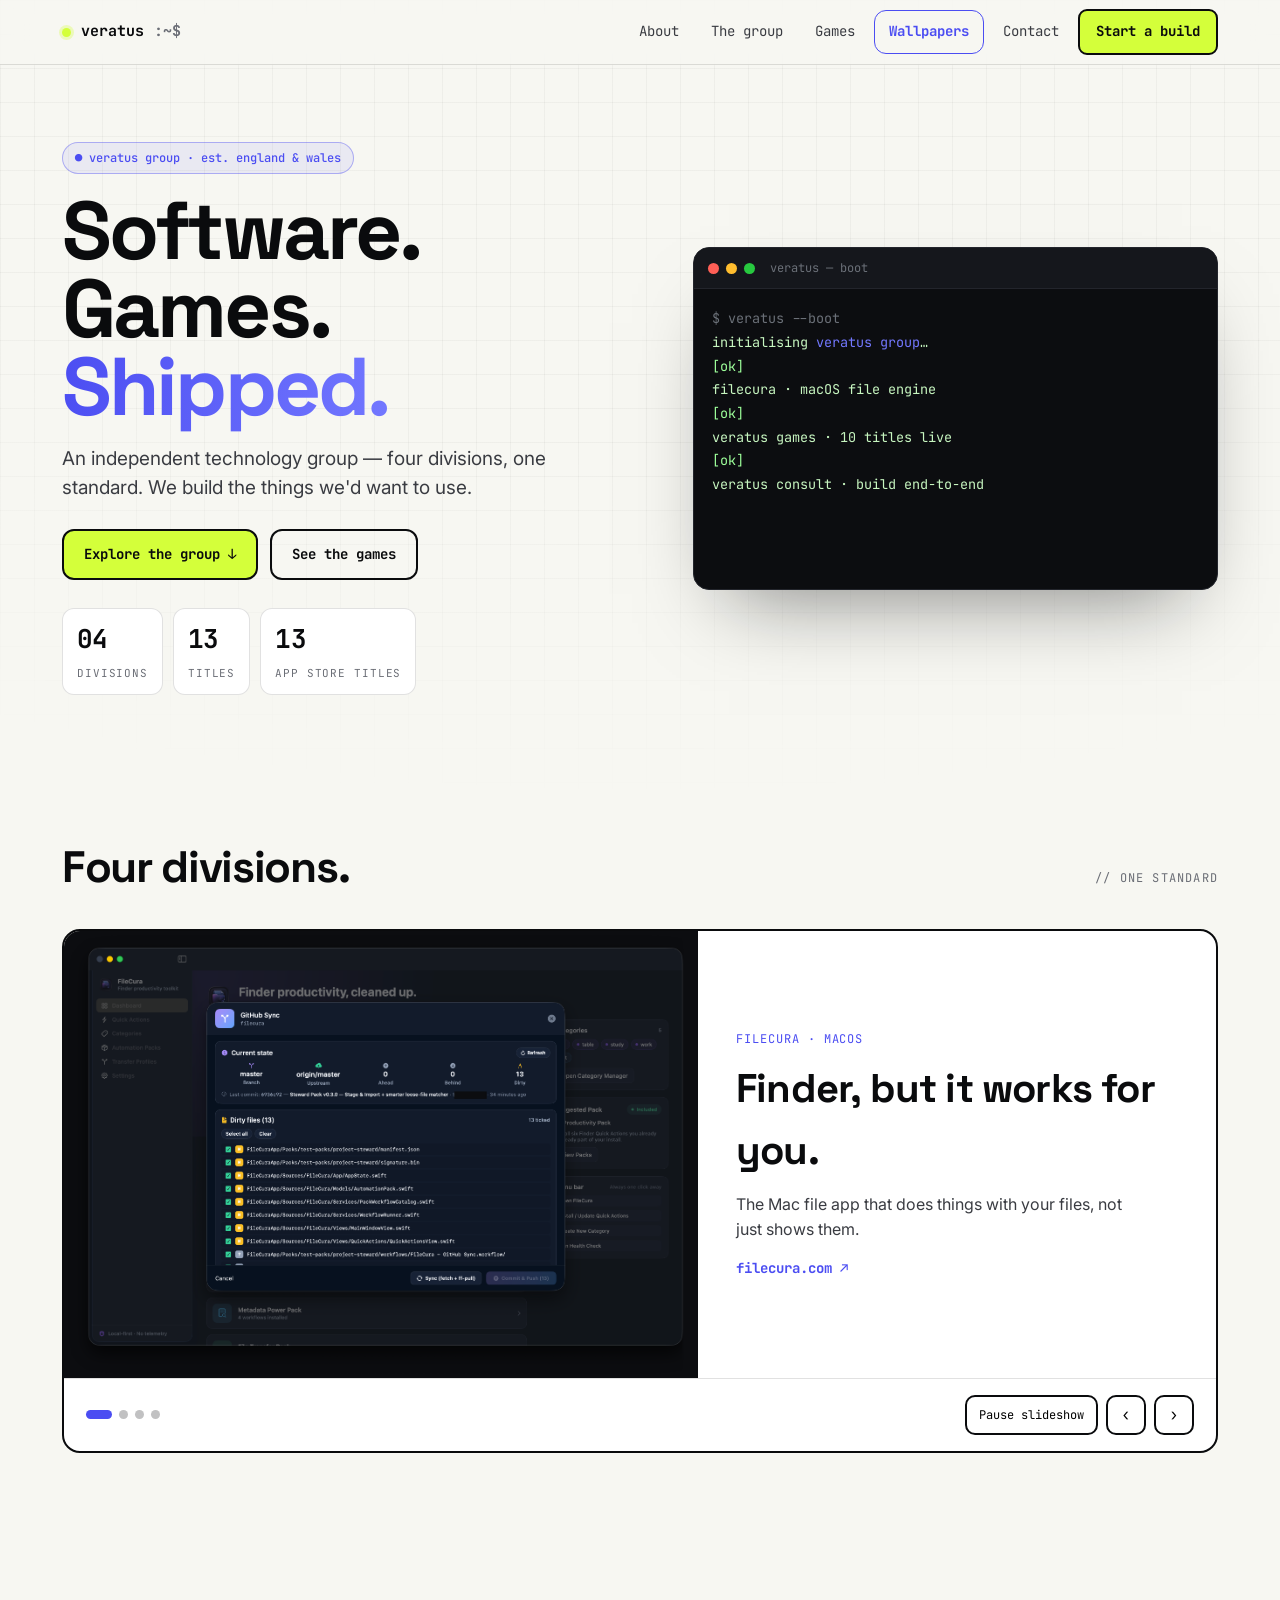
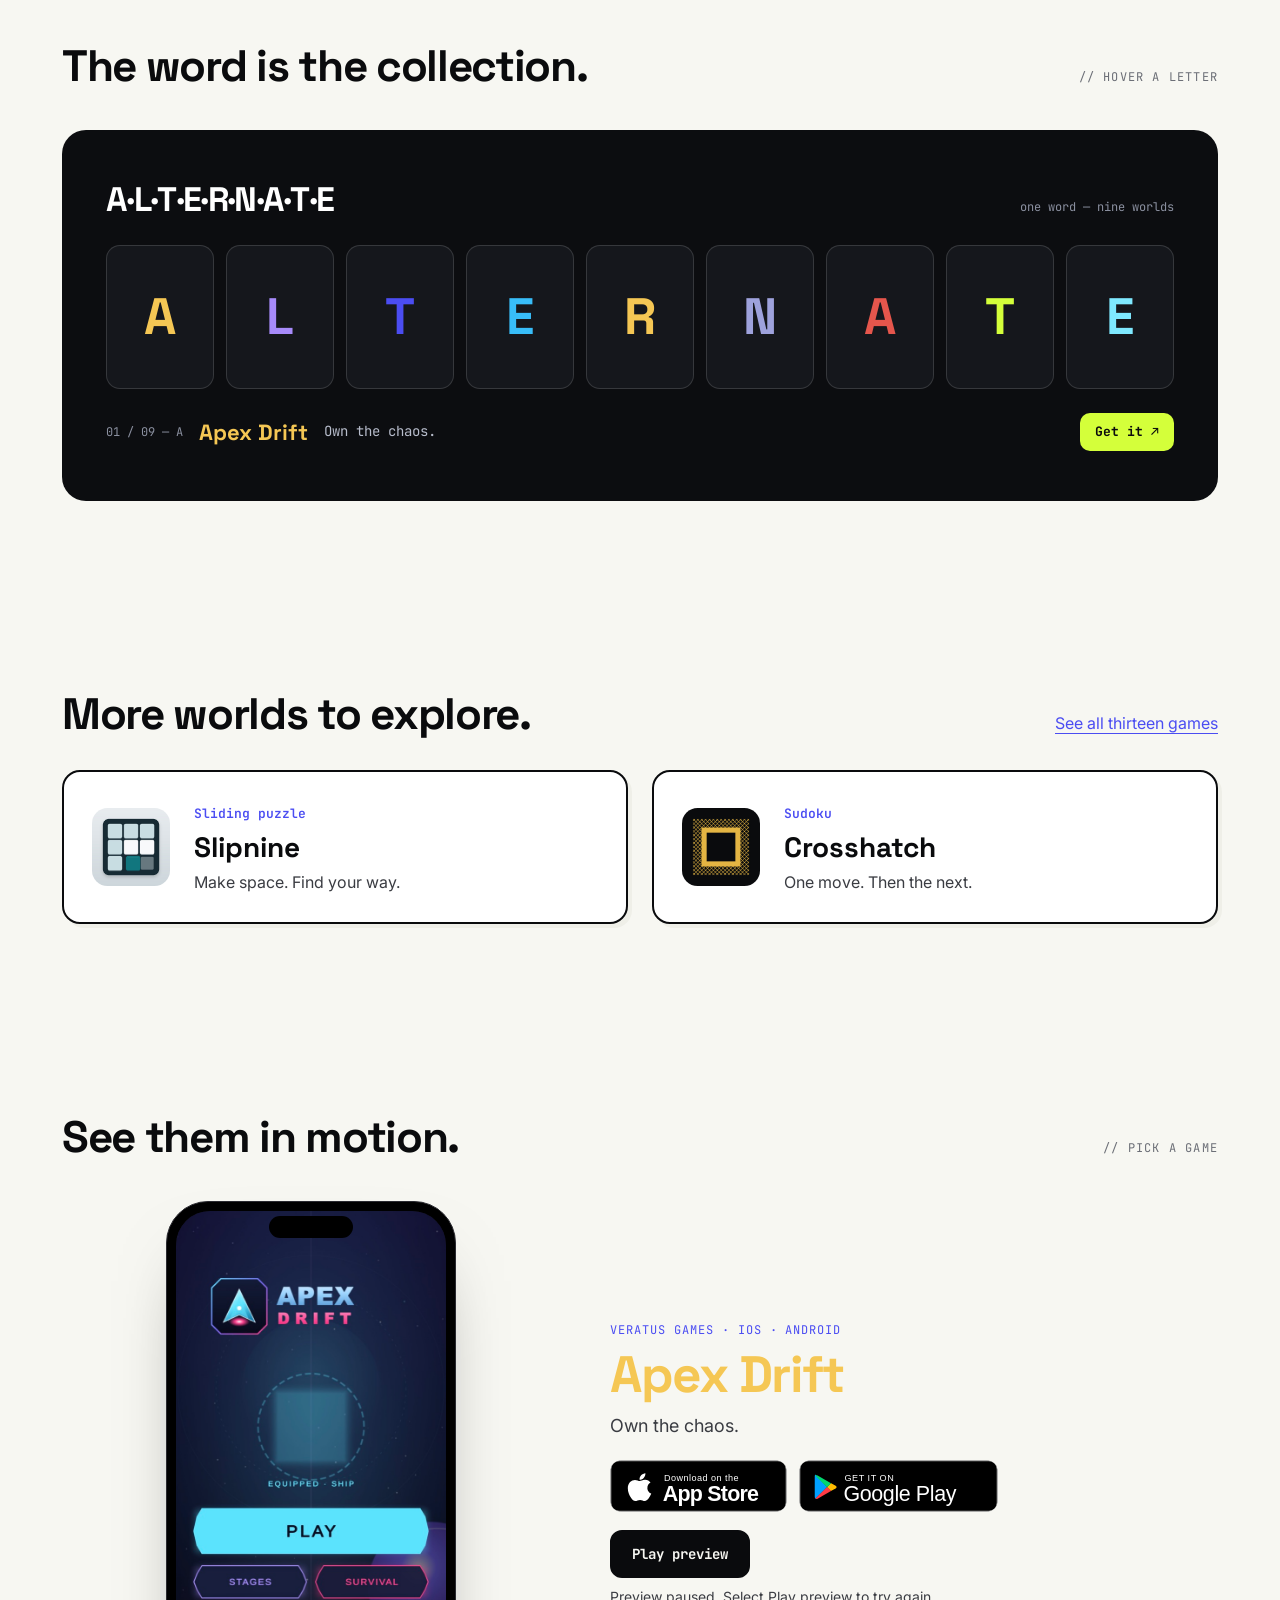
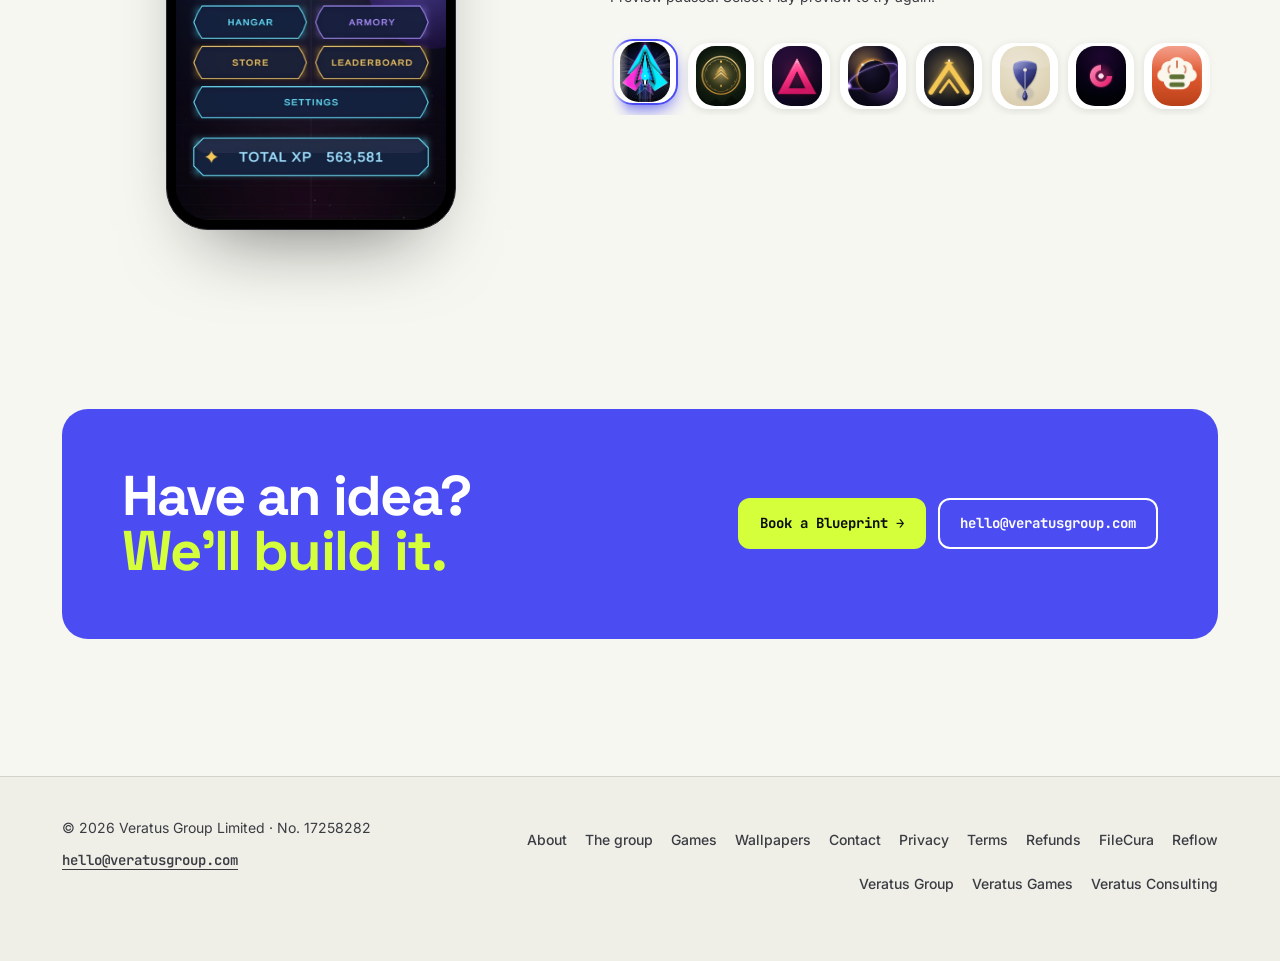
<file: index.html>
<!doctype html>
<html lang="en">
<head>
<meta charset="utf-8">
<meta name="viewport" content="width=device-width,initial-scale=1">
<title>Veratus Group — Boot Sequence</title>
<meta name="description" content="An independent technology group — four divisions, one standard. Software, games, services, shipped.">
<link rel="preconnect" href="https://fonts.googleapis.com"><link rel="preconnect" href="https://fonts.gstatic.com" crossorigin>
<link rel="stylesheet" href="https://fonts.googleapis.com/css2?family=Space+Grotesk:wght@500;600;700&family=JetBrains+Mono:wght@400;500;700&family=Inter:wght@400;500;600&display=swap">
<link rel="stylesheet" href="assets-v2/site.css">
<link rel="stylesheet" href="assets-v2/home.css">
<link rel="stylesheet" href="assets-v2/lineup-additions.css">
<link rel="stylesheet" href="assets-v2/site-shell.css">
<script src="assets-v2/game-preview.js" defer></script>
<script src="assets-v2/site-shell.js" defer></script>
</head>
<body>

<!-- VERATUS:SITE-HEADER -->
<a class="site-skip" href="#top">Skip to content</a>
<nav class="bar site-header" aria-label="Primary"><div class="wrap shell-frame">
<a class="brand" href="index.html" aria-label="Veratus Group home" aria-current="page"><span class="dot" aria-hidden="true"></span>veratus<span class="brand-prompt" aria-hidden="true">:~$</span></a>
<a class="shell-wallpapers nav-wallpapers" href="wallpapers/">Wallpapers</a>
<div class="nav-links shell-desktop"><a href="about.html">About</a>
<a href="subsidiaries.html">The group</a>
<a href="olympus.html">Games</a>
<a class="nav-wallpapers" href="wallpapers/">Wallpapers</a>
<a href="contact.html">Contact</a><a class="btn lime cta shell-cta" href="index.html#build">Start a build</a></div>
<details class="site-menu"><summary>Menu</summary><div class="shell-mobile-links"><a href="about.html">About</a>
<a href="subsidiaries.html">The group</a>
<a href="olympus.html">Games</a>
<a class="nav-wallpapers" href="wallpapers/">Wallpapers</a>
<a href="contact.html">Contact</a><a class="btn lime cta shell-cta" href="index.html#build">Start a build</a></div></details>
</div></nav>

<!-- /VERATUS:SITE-HEADER -->

<main id="top">
<header class="hero"><div class="wrap">
  <div class="grid">
    <div>
      <span class="kicker">● veratus group · est. england &amp; wales</span>
      <h1>Software. Games.<br><span class="fill">Shipped.</span></h1>
      <p class="lede">An independent technology group — four divisions, one standard. We build the things we'd want to use.</p>
      <div class="cta">
        <a class="btn lime" href="#divisions">Explore the group ↓</a>
        <a class="btn ghost" href="#alternate">See the games</a>
      </div>
      <div class="stats">
        <div class="stat"><b>04</b><span>Divisions</span></div>
        <div class="stat"><b>13</b><span>Titles</span></div>
        <div class="stat"><b>13</b><span>App Store titles</span></div>
      </div>
    </div>
    <div class="term" aria-hidden="true">
      <div class="term-top"><i></i><i></i><i></i><span>veratus — boot</span></div>
      <div class="term-body" id="term"></div>
    </div>
  </div>
</div></header>

<section id="divisions"><div class="wrap">
  <div class="sh reveal"><h2>Four divisions.</h2><span class="tag">// one standard</span></div>
  <div class="slideshow reveal" role="region" aria-roledescription="carousel" aria-label="Veratus brands and products">
    <div class="slides" id="slides"></div>
    <div class="ss-nav"><div class="ss-dots" id="ssDots" role="group" aria-label="Choose a slide"></div>
    <div class="ss-ctrl"><button type="button" id="ssPause" aria-controls="slides">Pause slideshow</button><button type="button" id="ssPrev" aria-label="Previous slide">‹</button><button type="button" id="ssNext" aria-label="Next slide">›</button></div></div>
  </div>
</div></section>

<section id="alternate"><div class="wrap">
  <div class="sh reveal"><h2>The word is the collection.</h2><span class="tag">// hover a letter</span></div>
  <div class="alt-wrap reveal">
    <div class="alt-head"><h3>A·L·T·E·R·N·A·T·E</h3><span class="sub mono">one word — nine worlds</span></div>
    <ul class="alt-word" id="altWord" role="list" aria-label="ALTERNATE: nine Veratus Games titles"></ul>
    <div class="alt-panel" id="altPanel"></div>
  </div>
</div></section>

<section class="new-games"><div class="wrap"><div class="sh"><h2>More worlds to explore.</h2><a href="olympus.html">See all thirteen games</a></div><div class="new-release-grid"><a class="new-release" href="https://apps.apple.com/gb/app/slipnine/id6832763449"><img src="assets-v2/icons/slipnine.jpg" alt=""><div><span>Sliding puzzle</span><h3>Slipnine</h3><p>Make space. Find your way.</p></div></a><a class="new-release" href="https://apps.apple.com/gb/app/crosshatch/id6828338071"><img src="assets-v2/icons/crosshatch.jpg" alt=""><div><span>Sudoku</span><h3>Crosshatch</h3><p>One move. Then the next.</p></div></a></div></div></section>

<section id="motion"><div class="wrap">
  <div class="sh reveal"><h2>See them in motion.</h2><span class="tag">// pick a game</span></div>
  <div class="motion">
    <div class="phone reveal"><div class="screen" id="screen"></div></div>
    <div class="panel reveal">
      <span class="tag" id="mTag">Veratus Games · iOS</span>
      <h3 id="mName">Apex Drift</h3>
      <p class="slogan" id="mSlogan">Own the chaos.</p>
      <div class="get" id="mGet"></div>
      <button class="btn o preview-playback" id="previewPlayback" type="button" aria-controls="screen">Play preview</button>
      <p class="preview-status" id="previewStatus" role="status" aria-live="polite"></p>
      <div class="islider" id="islider" role="group" aria-label="Choose a game"></div>
    </div>
  </div>
</div></section>

<section id="build"><div class="wrap">
  <div class="band reveal">
    <h2>Have an idea?<br><span>We'll build it.</span></h2>
    <div class="r"><a class="btn" href="https://veratusconsulting.com">Book a Blueprint →</a><a class="btn o" href="mailto:hello@veratusgroup.com">hello@veratusgroup.com</a></div>
  </div>
</div></section>
</main>

<!-- VERATUS:SITE-FOOTER -->
<footer class="site-footer"><div class="wrap shell-footer"><div class="shell-footer-brand"><p>© 2026 Veratus Group Limited · No. 17258282</p><a href="mailto:hello@veratusgroup.com">hello@veratusgroup.com</a></div><nav class="shell-footer-links" aria-label="Footer"><a href="about.html">About</a><a href="subsidiaries.html">The group</a><a href="olympus.html">Games</a><a href="wallpapers/">Wallpapers</a><a href="contact.html">Contact</a><a href="privacy.html">Privacy</a><a href="terms.html">Terms</a><a href="refunds.html">Refunds</a><a href="https://filecura.com">FileCura</a><a href="https://reflowroom.com">Reflow</a><a href="https://veratusgroup.com">Veratus Group</a><a href="https://veratusgames.com">Veratus Games</a><a href="https://veratusconsulting.com">Veratus Consulting</a></nav></div></footer>

<!-- /VERATUS:SITE-FOOTER -->



<script>
document.documentElement.classList.add('js');
var motionPreference=window.matchMedia('(prefers-reduced-motion: reduce)');
var reduce=motionPreference.matches;
function updateMotionPreference(event){
  reduce=event.matches;
  if(reduce) document.querySelectorAll('video').forEach(function(v){v.pause();});
  document.dispatchEvent(new Event('veratusmotionchange'));
}
if(motionPreference.addEventListener) motionPreference.addEventListener('change',updateMotionPreference);
else if(motionPreference.addListener) motionPreference.addListener(updateMotionPreference);

/* ---- shared game data ---- */
var GAMES=[
  {L:'A',id:'apex',name:'Apex Drift',line:'Own the chaos.',a:'#F5C754',ios:'https://apps.apple.com/app/id6777362579',android:'https://play.google.com/store/apps/details?id=com.olympusgames.apexdrift',video:'assets-v2/video/apex-ad.mp4'},
  {L:'L',id:'lost',name:'Lost in the Woods',line:'Keep your light alive.',a:'#A78BFA',ios:'https://apps.apple.com/app/id6786471951',android:null},
  {L:'T',id:'triagles',name:'Triagles',line:'Find your winning angle.',a:'#4B4DF2',ios:'https://apps.apple.com/app/id6783455265',android:'https://play.google.com/store/apps/details?id=com.veratusgroup.triagles'},
  {L:'E',id:'eclipse',name:'Eclipse Run',line:'One tap. Total focus.',a:'#38BDF8',ios:'https://apps.apple.com/app/id6782432091',android:'https://play.google.com/store/apps/details?id=com.veratusgames.eclipserun'},
  {L:'R',id:'rune',name:'Rune Rogue',line:"It looks familiar. It isn't.",a:'#F5C754',ios:'https://apps.apple.com/app/id6793398520',android:'https://play.google.com/store/apps/details?id=com.veratusgames.runerogue'},
  {L:'N',id:'nibwell',name:'Nibwell',line:'Contain the outbreak.',a:'#9EA2DC',ios:'https://apps.apple.com/app/id6784772164',android:null},
  {L:'A',id:'anagrail',name:'Anagrail',line:'Rare words beat long ones.',a:'#E5564C',ios:'https://apps.apple.com/app/id6811488558',android:'https://play.google.com/store/apps/details?id=com.veratusgames.anagrail'},
  {L:'T',id:'tott',name:'tott.',line:'Hit it. Exactly.',a:'#D4FF3A',ios:'https://veratusgames.com/games.html#tott',android:'https://play.google.com/store/apps/dev?id=4880888774838915892'},
  {L:'E',id:'echo',name:'Echo: Descend',line:'Seeing costs you.',a:'#7FE9FF',ios:'https://apps.apple.com/app/id6810128944',android:'https://play.google.com/store/apps/details?id=com.veratusgames.EchoGame'}
];
var DIVS=[
  {tag:'FileCura · macOS',name:'Finder, but it works for you.',line:'The Mac file app that does things with your files, not just shows them.',link:'filecura.com',url:'https://filecura.com',img:'assets-v2/filecura/fc-1.png',center:false},
  {tag:'Veratus Games · iOS',name:'Nine worlds. One word.',line:'Original mobile games, built native — a lineup that spells ALTERNATE.',link:'veratusgames.com',url:'https://veratusgames.com',img:'assets-v2/posters/apex.jpg',center:true},
  {tag:'Reflow · iPhone & iPad',name:'Rearrange the room you already have.',line:'Scan a space, move the furniture, see it before you lift a thing.',link:'reflowroom.com',url:'https://reflowroom.com',img:'assets-v2/reflow/reflow-3d.png',center:true},
  {tag:'Veratus Consulting · services',name:'Your app or game, built end to end.',line:'Every engagement starts with a paid Blueprint — scope, de-risk, then ship.',link:'veratusconsulting.com',url:'https://veratusconsulting.com',graphic:true,center:true}
];

/* ---- boot sequence ---- */
(function(){
  var el=document.getElementById('term'); if(!el) return;
  var lines=[
    '<span class="l d">$ veratus --boot</span>',
    '<span class="l">initialising <span class="c">veratus group</span>…</span>',
    '<span class="l ok">[ok]</span> filecura        · macOS file engine',
    '<span class="l ok">[ok]</span> veratus games   · 10 titles live',
    '<span class="l ok">[ok]</span> veratus consult · build end-to-end',
    '<span class="l ok">[ok]</span> reflow          · spatial app',
    '<span class="l d">$ games --spell</span>',
    '<span class="l alt">A L T E R N A T E</span>',
    '<span class="l g">▸ nine worlds. one word.</span>',
    '<span class="l d">$ ready_</span>'
  ];
  if(reduce){ el.innerHTML=lines.join('')+'<span class="cursor"></span>'; return; }
  var i=0;
  function next(){
    if(reduce){el.innerHTML=lines.join('')+'<span class="cursor"></span>';return;}
    if(i>=lines.length){ el.insertAdjacentHTML('beforeend','<span class="cursor"></span>'); return; }
    el.insertAdjacentHTML('beforeend', lines[i]); i++;
    setTimeout(next, 420 + Math.min(i*30,260));
  }
  next();
})();

/* ---- divisions slideshow ---- */
(function(){
  var slides=document.getElementById('slides'),dots=document.getElementById('ssDots');if(!slides)return;
  var carousel=slides.parentElement,pause=document.getElementById('ssPause');
  var n=DIVS.length,cur=0,timer,hovered=false,userPaused=false;
  DIVS.forEach(function(d,i){
    var s=document.createElement('div');s.className='slide';
    s.setAttribute('role','group');s.setAttribute('aria-roledescription','slide');s.setAttribute('aria-label',(i+1)+' of '+n+': '+d.name);
    var media=d.graphic?'<div class="media" style="background:linear-gradient(135deg,var(--indigo),#2a1d8f);display:flex;align-items:center;justify-content:center"><span style="font-family:var(--f-mono);font-weight:700;font-size:clamp(48px,7vw,96px);color:var(--lime)">{ }</span></div>':'<div class="media'+(d.center?' center':'')+'"><img src="'+d.img+'" alt="'+d.name+'" loading="lazy"></div>';
    s.innerHTML=media+'<div class="copy"><span class="tag">'+d.tag+'</span><h3>'+d.name+'</h3><p>'+d.line+'</p><a class="go" href="'+d.url+'">'+d.link+' ↗</a></div>';
    slides.appendChild(s);
    var b=document.createElement('button');b.type='button';b.setAttribute('aria-label','Show '+d.name);b.onclick=function(){go(i);};dots.appendChild(b);
  });
  function restart(){
    clearInterval(timer);
    pause.disabled=reduce;
    pause.textContent=reduce?'Autoplay off':userPaused?'Resume slideshow':'Pause slideshow';
    if(reduce||userPaused||hovered||carousel.contains(document.activeElement)||document.hidden)return;
    timer=setInterval(function(){go(cur+1);},5000);
  }
  function go(i){
    cur=(i+n)%n;
    [].forEach.call(slides.children,function(s,j){var active=j===cur;s.classList.toggle('on',active);s.setAttribute('aria-hidden',!active);s.inert=!active;});
    [].forEach.call(dots.children,function(d,j){d.classList.toggle('on',j===cur);d.setAttribute('aria-pressed',j===cur);});
    restart();
  }
  document.getElementById('ssPrev').onclick=function(){go(cur-1);};
  document.getElementById('ssNext').onclick=function(){go(cur+1);};
  pause.onclick=function(){userPaused=!userPaused;restart();};
  carousel.addEventListener('mouseenter',function(){hovered=true;restart();});
  carousel.addEventListener('mouseleave',function(){hovered=false;restart();});
  carousel.addEventListener('focusin',restart);
  carousel.addEventListener('focusout',function(){setTimeout(restart,0);});
  document.addEventListener('visibilitychange',restart);
  document.addEventListener('veratusmotionchange',restart);
  go(0);
})();

/* ---- ALTERNATE acrostic ---- */
(function(){
  var word=document.getElementById('altWord'), panel=document.getElementById('altPanel'); if(!word) return;
  function show(g,n){ panel.innerHTML='<span class="num">'+String(n+1).padStart(2,'0')+' / 09 — '+g.L+'</span><span class="nm" style="color:'+g.a+'">'+g.name+'</span><span class="ln">'+g.line+'</span><a href="'+g.ios+'" target="_blank" rel="noopener">Get it ↗</a>'; }
  GAMES.forEach(function(g,n){
    var c=document.createElement('a'); c.className='alt-l'; c.href=g.ios; c.target='_blank'; c.rel='noopener';
    c.style.setProperty('--a',g.a); c.setAttribute('aria-label',g.name);
    c.innerHTML='<span class="ltr" style="color:'+g.a+'">'+g.L+'</span><img src="assets-v2/posters/'+g.id+'.jpg" alt="" loading="lazy">';
    c.addEventListener('mouseenter',function(){show(g,n);});
    c.addEventListener('focus',function(){show(g,n);});
    var item=document.createElement('li');item.appendChild(c);word.appendChild(item);
  });
  show(GAMES[0],0);
})();

/* ---- scroll reveal ---- */
(function(){
  if(!('IntersectionObserver' in window)){document.querySelectorAll('.reveal').forEach(function(e){e.classList.add('in');});return;}
  var io=new IntersectionObserver(function(es){es.forEach(function(e){if(e.isIntersecting){e.target.classList.add('in');io.unobserve(e.target);}});},{threshold:.12});
  document.querySelectorAll('.reveal').forEach(function(e){io.observe(e);});
})();
</script>
</body>
</html>
</file>
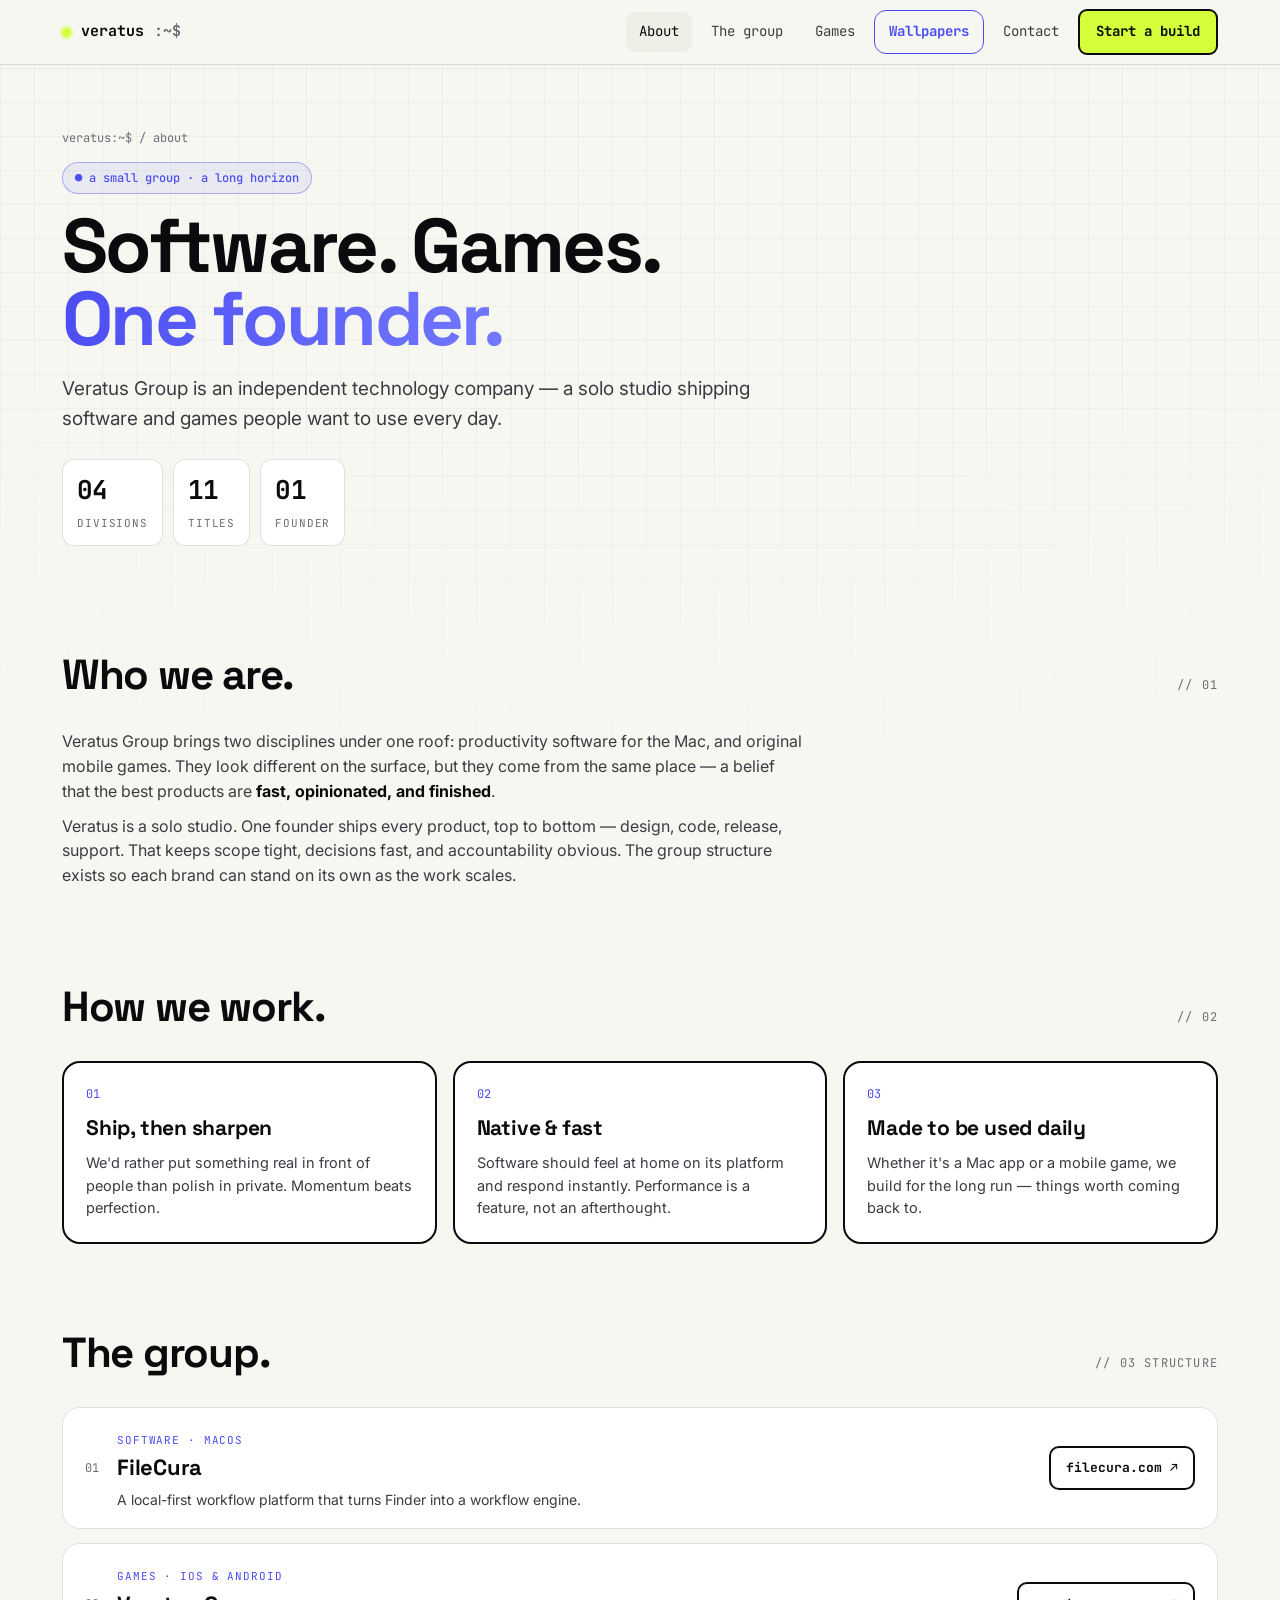
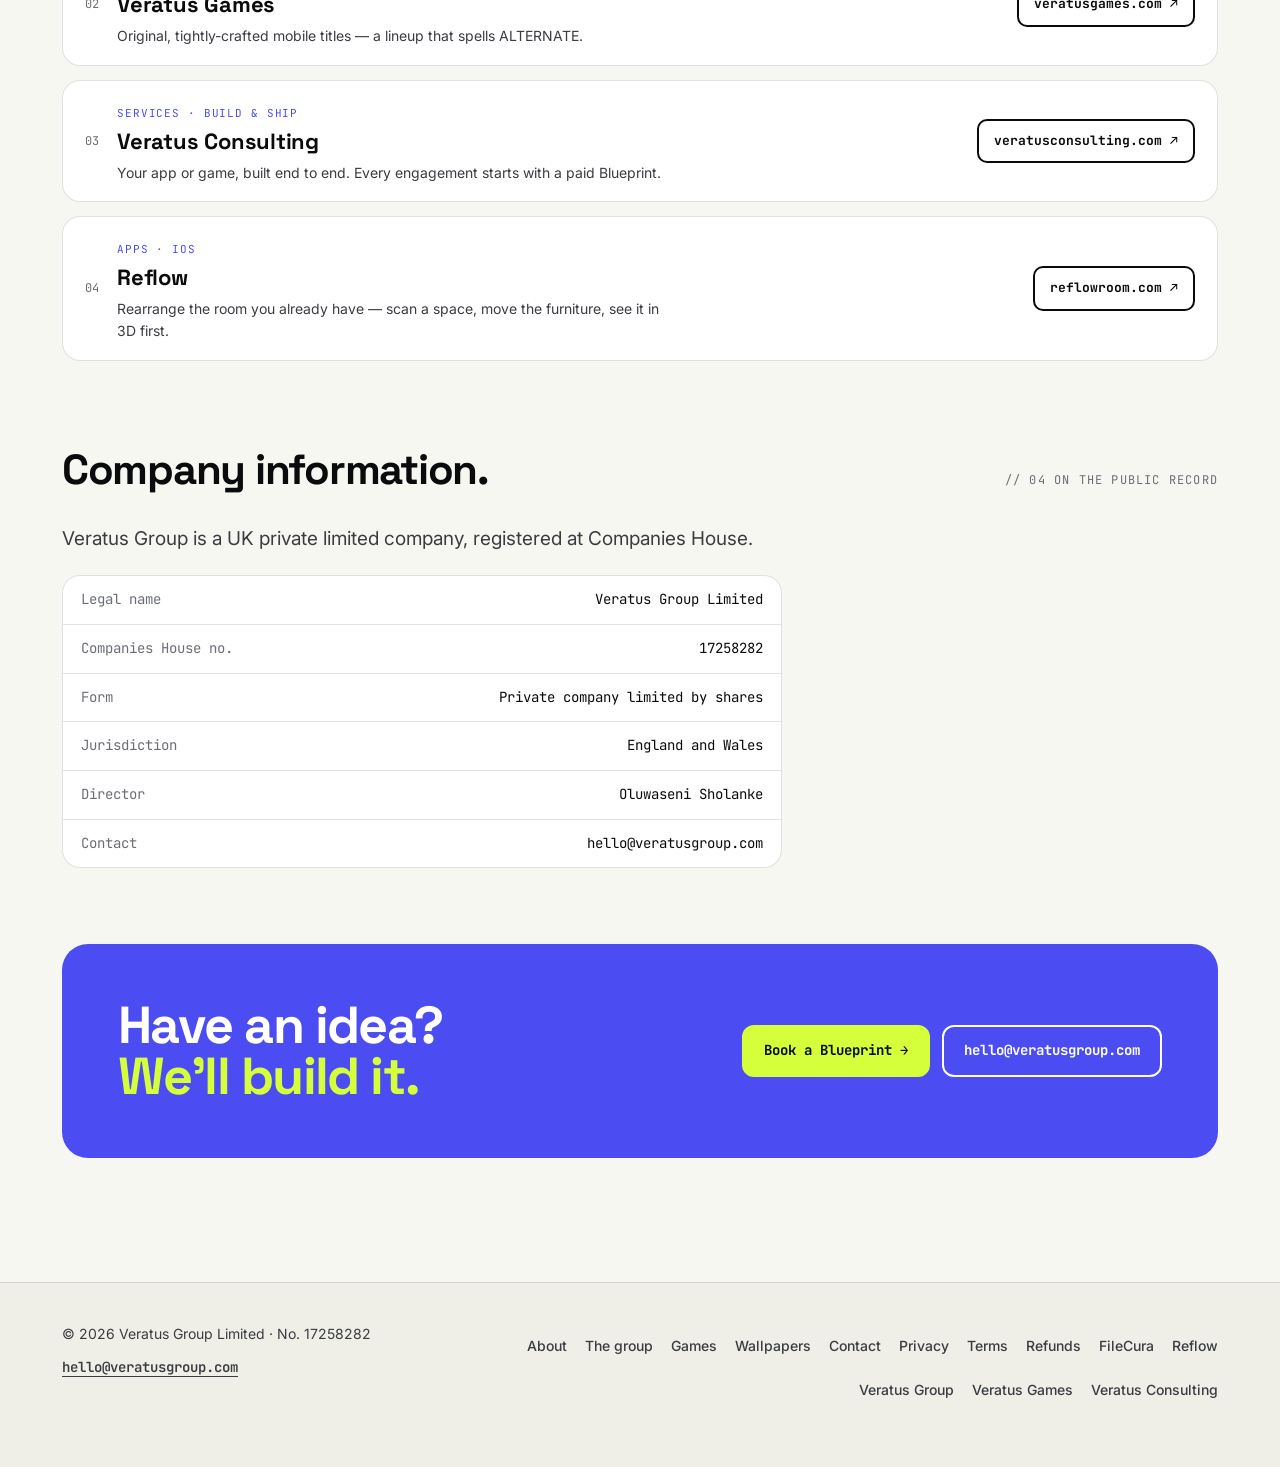
<file: about.html>
<!doctype html>
<html lang="en">
<head>
<meta charset="utf-8">
<meta name="viewport" content="width=device-width,initial-scale=1">
<title>About — Veratus Group</title>
<meta name="description" content="Veratus Group is an independent technology company — a solo studio shipping software and games people want to use every day.">
<link rel="preconnect" href="https://fonts.googleapis.com"><link rel="preconnect" href="https://fonts.gstatic.com" crossorigin>
<link rel="stylesheet" href="https://fonts.googleapis.com/css2?family=Space+Grotesk:wght@500;600;700&family=JetBrains+Mono:wght@400;500;700&family=Inter:wght@400;500;600&display=swap">
<link rel="stylesheet" href="assets-v2/site.css">
<link rel="stylesheet" href="assets-v2/site-shell.css">
<script src="assets-v2/site-shell.js" defer></script>
</head>
<body>

<!-- VERATUS:SITE-HEADER -->
<a class="site-skip" href="#main">Skip to content</a>
<nav class="bar site-header" aria-label="Primary"><div class="wrap shell-frame">
<a class="brand" href="index.html" aria-label="Veratus Group home"><span class="dot" aria-hidden="true"></span>veratus<span class="brand-prompt" aria-hidden="true">:~$</span></a>
<a class="shell-wallpapers nav-wallpapers" href="wallpapers/">Wallpapers</a>
<div class="nav-links shell-desktop"><a href="about.html" aria-current="page">About</a>
<a href="subsidiaries.html">The group</a>
<a href="olympus.html">Games</a>
<a class="nav-wallpapers" href="wallpapers/">Wallpapers</a>
<a href="contact.html">Contact</a><a class="btn lime cta shell-cta" href="index.html#build">Start a build</a></div>
<details class="site-menu"><summary>Menu</summary><div class="shell-mobile-links"><a href="about.html" aria-current="page">About</a>
<a href="subsidiaries.html">The group</a>
<a href="olympus.html">Games</a>
<a class="nav-wallpapers" href="wallpapers/">Wallpapers</a>
<a href="contact.html">Contact</a><a class="btn lime cta shell-cta" href="index.html#build">Start a build</a></div></details>
</div></nav>

<!-- /VERATUS:SITE-HEADER -->

<main id="main">
<header class="phero"><div class="wrap">
  <div class="crumb"><a href="index.html">veratus:~$</a> / about</div>
  <span class="kicker">● a small group · a long horizon</span>
  <h1>Software. Games.<br><span class="fill">One founder.</span></h1>
  <p class="lede">Veratus Group is an independent technology company — a solo studio shipping software and games people want to use every day.</p>
  <div class="stats">
    <div class="stat"><b>04</b><span>Divisions</span></div>
    <div class="stat"><b>11</b><span>Titles</span></div>
    <div class="stat"><b>01</b><span>Founder</span></div>
  </div>
</div></header>

<section><div class="wrap">
  <div class="sh"><h2>Who we are.</h2><span class="tag">// 01</span></div>
  <div class="prose">
    <p>Veratus Group brings two disciplines under one roof: productivity software for the Mac, and original mobile games. They look different on the surface, but they come from the same place — a belief that the best products are <strong>fast, opinionated, and finished</strong>.</p>
    <p>Veratus is a solo studio. One founder ships every product, top to bottom — design, code, release, support. That keeps scope tight, decisions fast, and accountability obvious. The group structure exists so each brand can stand on its own as the work scales.</p>
  </div>
</div></section>

<section style="padding-top:0"><div class="wrap">
  <div class="sh"><h2>How we work.</h2><span class="tag">// 02</span></div>
  <div class="grid3">
    <div class="card"><div class="n">01</div><h3>Ship, then sharpen</h3><p>We'd rather put something real in front of people than polish in private. Momentum beats perfection.</p></div>
    <div class="card"><div class="n">02</div><h3>Native &amp; fast</h3><p>Software should feel at home on its platform and respond instantly. Performance is a feature, not an afterthought.</p></div>
    <div class="card"><div class="n">03</div><h3>Made to be used daily</h3><p>Whether it's a Mac app or a mobile game, we build for the long run — things worth coming back to.</p></div>
  </div>
</div></section>

<section style="padding-top:0"><div class="wrap">
  <div class="sh"><h2>The group.</h2><span class="tag">// 03 structure</span></div>
  <div class="divrow">
    <a class="div" href="https://filecura.com"><span class="ix">01</span><div><span class="tag">Software · macOS</span><h3>FileCura</h3><p>A local-first workflow platform that turns Finder into a workflow engine.</p></div><span class="btn ghost sm">filecura.com ↗</span></a>
    <a class="div" href="https://veratusgames.com"><span class="ix">02</span><div><span class="tag">Games · iOS &amp; Android</span><h3>Veratus Games</h3><p>Original, tightly-crafted mobile titles — a lineup that spells ALTERNATE.</p></div><span class="btn ghost sm">veratusgames.com ↗</span></a>
    <a class="div" href="https://veratusconsulting.com"><span class="ix">03</span><div><span class="tag">Services · build &amp; ship</span><h3>Veratus Consulting</h3><p>Your app or game, built end to end. Every engagement starts with a paid Blueprint.</p></div><span class="btn ghost sm">veratusconsulting.com ↗</span></a>
    <a class="div" href="https://reflowroom.com"><span class="ix">04</span><div><span class="tag">Apps · iOS</span><h3>Reflow</h3><p>Rearrange the room you already have — scan a space, move the furniture, see it in 3D first.</p></div><span class="btn ghost sm">reflowroom.com ↗</span></a>
  </div>
</div></section>

<section style="padding-top:0"><div class="wrap">
  <div class="sh"><h2>Company information.</h2><span class="tag">// 04 on the public record</span></div>
  <p class="lede" style="margin-bottom:22px">Veratus Group is a UK private limited company, registered at Companies House.</p>
  <div class="spec">
    <div><span>Legal name</span><span>Veratus Group Limited</span></div>
    <div><span>Companies House no.</span><span>17258282</span></div>
    <div><span>Form</span><span>Private company limited by shares</span></div>
    <div><span>Jurisdiction</span><span>England and Wales</span></div>
    <div><span>Director</span><span>Oluwaseni Sholanke</span></div>
    <div><span>Contact</span><span>hello@veratusgroup.com</span></div>
  </div>
</div></section>

<section style="padding-top:0"><div class="wrap">
  <div class="band">
    <h2>Have an idea?<br><span>We'll build it.</span></h2>
    <div class="r"><a class="btn" href="https://veratusconsulting.com">Book a Blueprint →</a><a class="btn o" href="mailto:hello@veratusgroup.com">hello@veratusgroup.com</a></div>
  </div>
</div></section>
</main>

<!-- VERATUS:SITE-FOOTER -->
<footer class="site-footer"><div class="wrap shell-footer"><div class="shell-footer-brand"><p>© 2026 Veratus Group Limited · No. 17258282</p><a href="mailto:hello@veratusgroup.com">hello@veratusgroup.com</a></div><nav class="shell-footer-links" aria-label="Footer"><a href="about.html" aria-current="page">About</a><a href="subsidiaries.html">The group</a><a href="olympus.html">Games</a><a href="wallpapers/">Wallpapers</a><a href="contact.html">Contact</a><a href="privacy.html">Privacy</a><a href="terms.html">Terms</a><a href="refunds.html">Refunds</a><a href="https://filecura.com">FileCura</a><a href="https://reflowroom.com">Reflow</a><a href="https://veratusgroup.com">Veratus Group</a><a href="https://veratusgames.com">Veratus Games</a><a href="https://veratusconsulting.com">Veratus Consulting</a></nav></div></footer>

<!-- /VERATUS:SITE-FOOTER -->
</body>
</html>
</file>
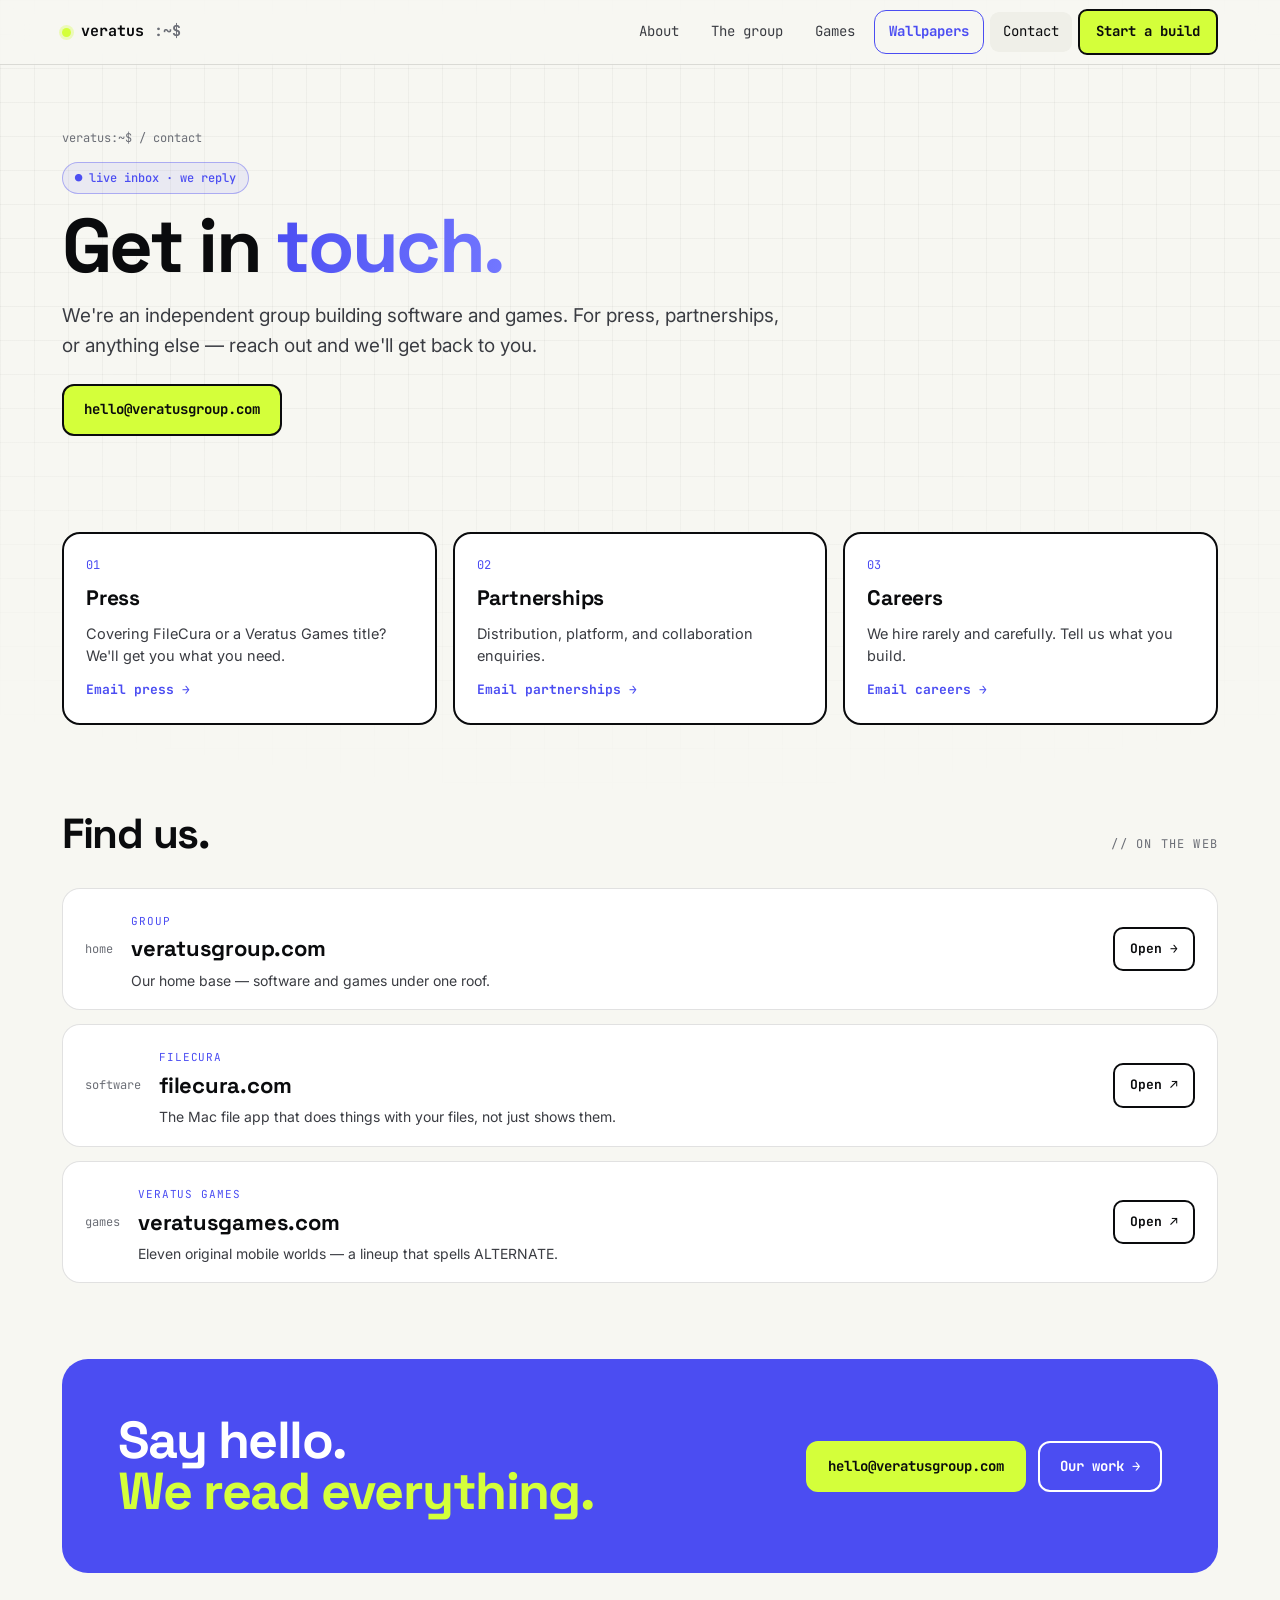
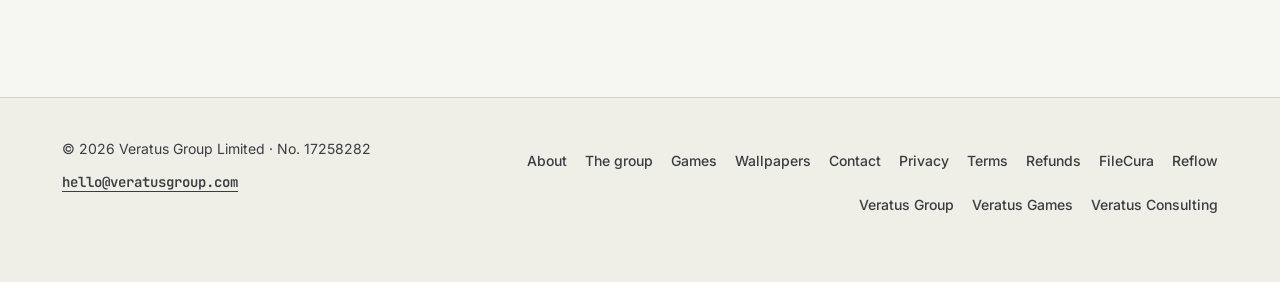
<file: contact.html>
<!doctype html>
<html lang="en">
<head>
<meta charset="utf-8">
<meta name="viewport" content="width=device-width,initial-scale=1">
<title>Contact — Veratus Group</title>
<meta name="description" content="Get in touch with Veratus Group — press, partnerships, or anything else. Reach us at hello@veratusgroup.com.">
<link rel="preconnect" href="https://fonts.googleapis.com"><link rel="preconnect" href="https://fonts.gstatic.com" crossorigin>
<link rel="stylesheet" href="https://fonts.googleapis.com/css2?family=Space+Grotesk:wght@500;600;700&family=JetBrains+Mono:wght@400;500;700&family=Inter:wght@400;500;600&display=swap">
<link rel="stylesheet" href="assets-v2/site.css">
<link rel="stylesheet" href="assets-v2/site-shell.css">
<script src="assets-v2/site-shell.js" defer></script>
</head>
<body>

<!-- VERATUS:SITE-HEADER -->
<a class="site-skip" href="#main">Skip to content</a>
<nav class="bar site-header" aria-label="Primary"><div class="wrap shell-frame">
<a class="brand" href="index.html" aria-label="Veratus Group home"><span class="dot" aria-hidden="true"></span>veratus<span class="brand-prompt" aria-hidden="true">:~$</span></a>
<a class="shell-wallpapers nav-wallpapers" href="wallpapers/">Wallpapers</a>
<div class="nav-links shell-desktop"><a href="about.html">About</a>
<a href="subsidiaries.html">The group</a>
<a href="olympus.html">Games</a>
<a class="nav-wallpapers" href="wallpapers/">Wallpapers</a>
<a href="contact.html" aria-current="page">Contact</a><a class="btn lime cta shell-cta" href="index.html#build">Start a build</a></div>
<details class="site-menu"><summary>Menu</summary><div class="shell-mobile-links"><a href="about.html">About</a>
<a href="subsidiaries.html">The group</a>
<a href="olympus.html">Games</a>
<a class="nav-wallpapers" href="wallpapers/">Wallpapers</a>
<a href="contact.html" aria-current="page">Contact</a><a class="btn lime cta shell-cta" href="index.html#build">Start a build</a></div></details>
</div></nav>

<!-- /VERATUS:SITE-HEADER -->

<main id="main">
<header class="phero"><div class="wrap">
  <div class="crumb"><a href="index.html">veratus:~$</a> / contact</div>
  <span class="kicker">● live inbox · we reply</span>
  <h1>Get in <span class="fill">touch.</span></h1>
  <p class="lede">We're an independent group building software and games. For press, partnerships, or anything else — reach out and we'll get back to you.</p>
  <div style="margin-top:24px"><a class="btn lime" href="mailto:hello@veratusgroup.com">hello@veratusgroup.com</a></div>
</div></header>

<section><div class="wrap">
  <div class="grid3">
    <div class="card"><div class="n">01</div><h3>Press</h3><p>Covering FileCura or a Veratus Games title? We'll get you what you need.</p><a class="go" href="mailto:hello@veratusgroup.com?subject=Press">Email press →</a></div>
    <div class="card"><div class="n">02</div><h3>Partnerships</h3><p>Distribution, platform, and collaboration enquiries.</p><a class="go" href="mailto:hello@veratusgroup.com?subject=Partnership">Email partnerships →</a></div>
    <div class="card"><div class="n">03</div><h3>Careers</h3><p>We hire rarely and carefully. Tell us what you build.</p><a class="go" href="mailto:hello@veratusgroup.com?subject=Careers">Email careers →</a></div>
  </div>
</div></section>

<section style="padding-top:0"><div class="wrap">
  <div class="sh"><h2>Find us.</h2><span class="tag">// on the web</span></div>
  <div class="divrow">
    <a class="div" href="https://veratusgroup.com"><span class="ix">home</span><div><span class="tag">Group</span><h3>veratusgroup.com</h3><p>Our home base — software and games under one roof.</p></div><span class="btn ghost sm">Open →</span></a>
    <a class="div" href="https://filecura.com"><span class="ix">software</span><div><span class="tag">FileCura</span><h3>filecura.com</h3><p>The Mac file app that does things with your files, not just shows them.</p></div><span class="btn ghost sm">Open ↗</span></a>
    <a class="div" href="https://veratusgames.com"><span class="ix">games</span><div><span class="tag">Veratus Games</span><h3>veratusgames.com</h3><p>Eleven original mobile worlds — a lineup that spells ALTERNATE.</p></div><span class="btn ghost sm">Open ↗</span></a>
  </div>
</div></section>

<section style="padding-top:0"><div class="wrap">
  <div class="band">
    <h2>Say hello.<br><span>We read everything.</span></h2>
    <div class="r"><a class="btn" href="mailto:hello@veratusgroup.com">hello@veratusgroup.com</a><a class="btn o" href="index.html">Our work →</a></div>
  </div>
</div></section>
</main>

<!-- VERATUS:SITE-FOOTER -->
<footer class="site-footer"><div class="wrap shell-footer"><div class="shell-footer-brand"><p>© 2026 Veratus Group Limited · No. 17258282</p><a href="mailto:hello@veratusgroup.com">hello@veratusgroup.com</a></div><nav class="shell-footer-links" aria-label="Footer"><a href="about.html">About</a><a href="subsidiaries.html">The group</a><a href="olympus.html">Games</a><a href="wallpapers/">Wallpapers</a><a href="contact.html" aria-current="page">Contact</a><a href="privacy.html">Privacy</a><a href="terms.html">Terms</a><a href="refunds.html">Refunds</a><a href="https://filecura.com">FileCura</a><a href="https://reflowroom.com">Reflow</a><a href="https://veratusgroup.com">Veratus Group</a><a href="https://veratusgames.com">Veratus Games</a><a href="https://veratusconsulting.com">Veratus Consulting</a></nav></div></footer>

<!-- /VERATUS:SITE-FOOTER -->
</body>
</html>
</file>
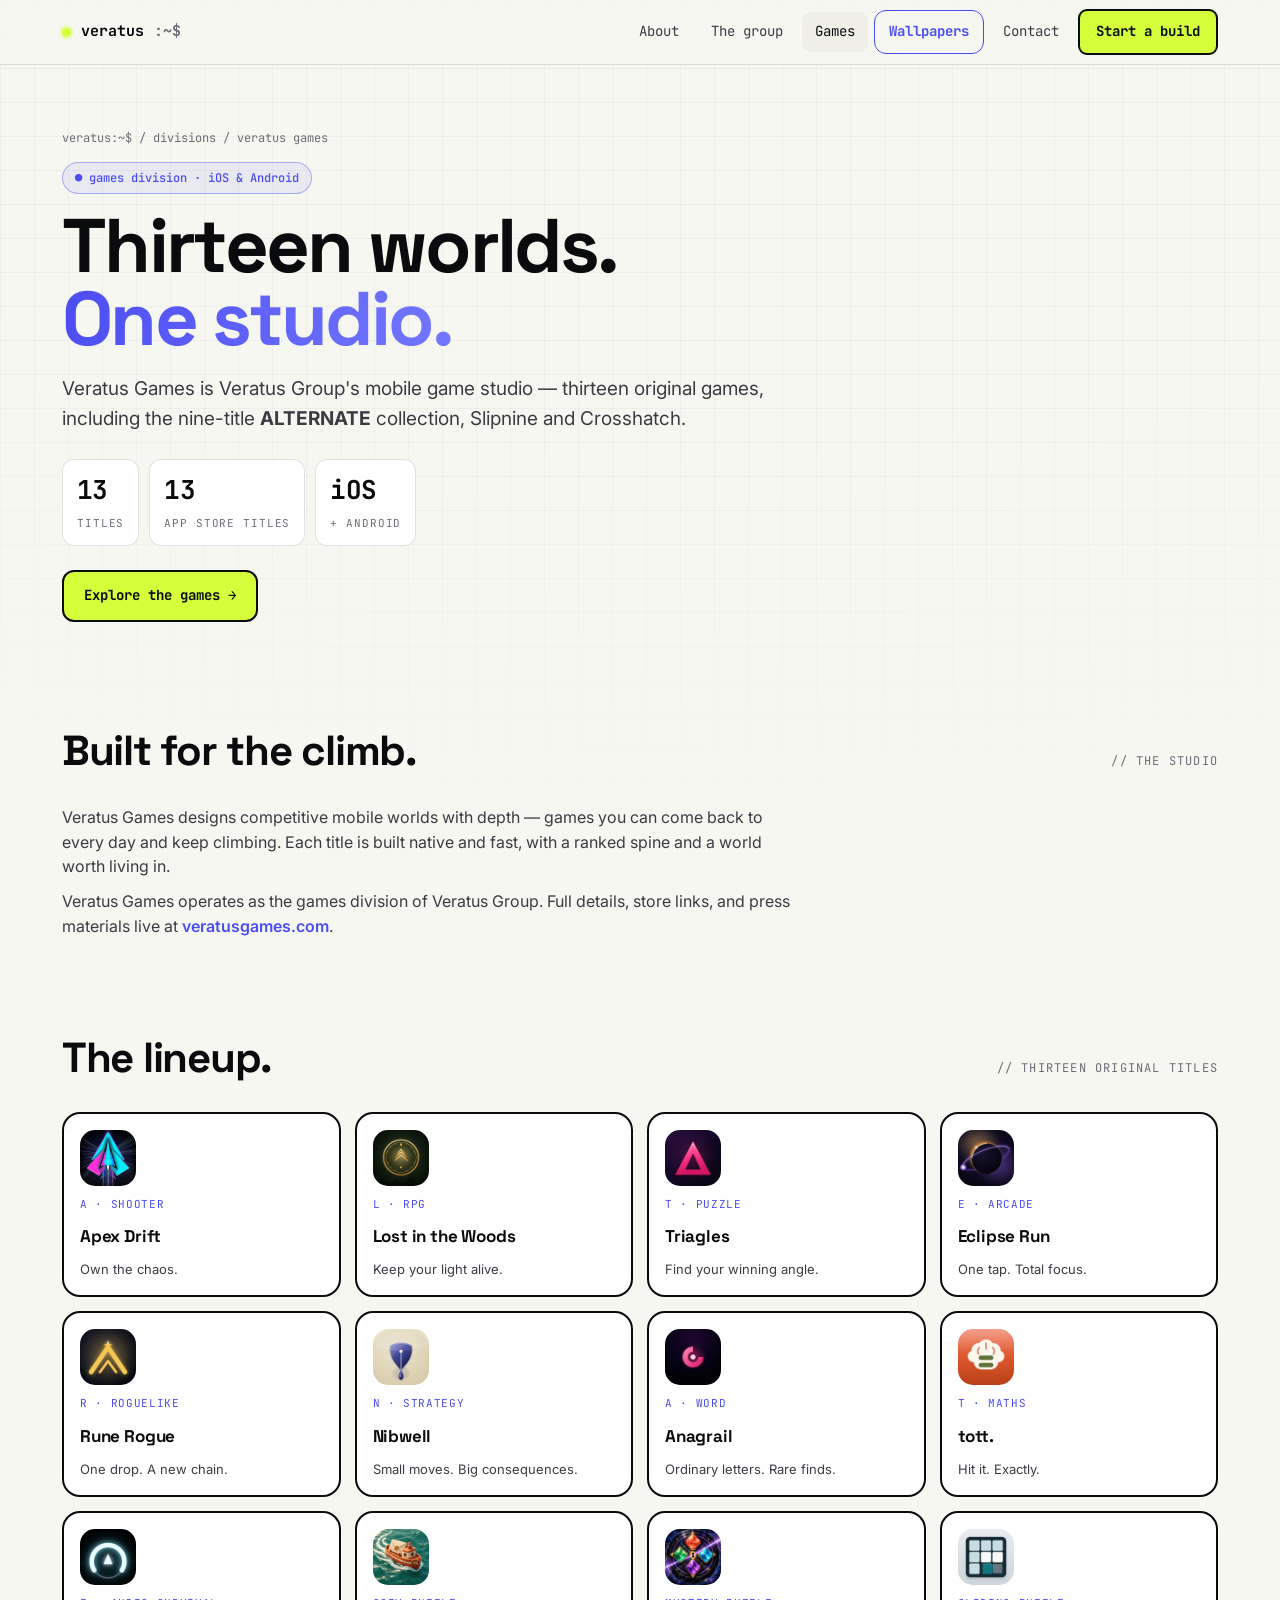
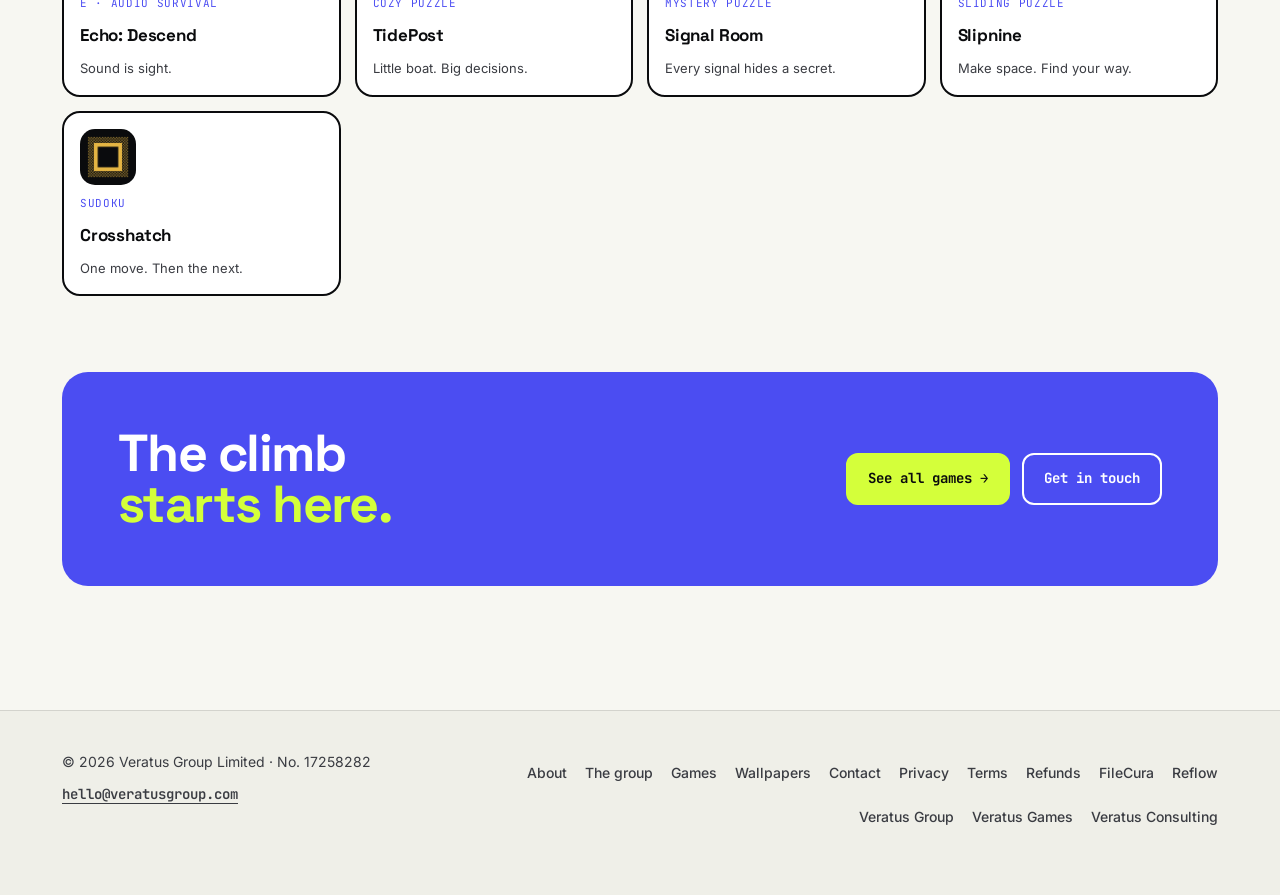
<file: olympus.html>
<!doctype html>
<html lang="en">
<head>
<meta charset="utf-8">
<meta name="viewport" content="width=device-width,initial-scale=1">
<title>Veratus Games — A Veratus Group studio</title>
<meta name="description" content="Veratus Games is Veratus Group's mobile game studio — thirteen original games, including the nine-title ALTERNATE collection, Slipnine and Crosshatch.">
<link rel="preconnect" href="https://fonts.googleapis.com"><link rel="preconnect" href="https://fonts.gstatic.com" crossorigin>
<link rel="stylesheet" href="https://fonts.googleapis.com/css2?family=Space+Grotesk:wght@500;600;700&family=JetBrains+Mono:wght@400;500;700&family=Inter:wght@400;500;600&display=swap">
<link rel="stylesheet" href="assets-v2/site.css">
<style>
.gg{display:grid;grid-template-columns:repeat(4,1fr);gap:14px}
@media(max-width:900px){.gg{grid-template-columns:repeat(2,1fr)}}
@media(max-width:520px){.gg{grid-template-columns:repeat(2,1fr)}}
.gc{display:flex;flex-direction:column;gap:10px;border:2px solid var(--ink);border-radius:var(--r);background:#fff;padding:16px;transition:transform .15s,box-shadow .15s}
.gc:hover{transform:translate(-2px,-2px);box-shadow:5px 5px 0 var(--indigo)}
.gc img{width:56px;height:56px;border-radius:15px;display:block}
.gc b{font-family:var(--f-disp);font-size:17px;letter-spacing:-.01em}
.gc span{color:var(--ink2);font-size:13px;flex:1}
.gc .s{font-family:var(--f-mono);font-size:11px;color:var(--indigo);text-transform:uppercase;letter-spacing:.06em}
.gc.soon{opacity:.72;border-style:dashed}
.gc.soon .s{color:var(--mut)}
</style>
<link rel="stylesheet" href="assets-v2/site-shell.css">
<script src="assets-v2/site-shell.js" defer></script>
</head>
<body>

<!-- VERATUS:SITE-HEADER -->
<a class="site-skip" href="#main">Skip to content</a>
<nav class="bar site-header" aria-label="Primary"><div class="wrap shell-frame">
<a class="brand" href="index.html" aria-label="Veratus Group home"><span class="dot" aria-hidden="true"></span>veratus<span class="brand-prompt" aria-hidden="true">:~$</span></a>
<a class="shell-wallpapers nav-wallpapers" href="wallpapers/">Wallpapers</a>
<div class="nav-links shell-desktop"><a href="about.html">About</a>
<a href="subsidiaries.html">The group</a>
<a href="olympus.html" aria-current="page">Games</a>
<a class="nav-wallpapers" href="wallpapers/">Wallpapers</a>
<a href="contact.html">Contact</a><a class="btn lime cta shell-cta" href="index.html#build">Start a build</a></div>
<details class="site-menu"><summary>Menu</summary><div class="shell-mobile-links"><a href="about.html">About</a>
<a href="subsidiaries.html">The group</a>
<a href="olympus.html" aria-current="page">Games</a>
<a class="nav-wallpapers" href="wallpapers/">Wallpapers</a>
<a href="contact.html">Contact</a><a class="btn lime cta shell-cta" href="index.html#build">Start a build</a></div></details>
</div></nav>

<!-- /VERATUS:SITE-HEADER -->

<main id="main">
<header class="phero"><div class="wrap">
  <div class="crumb"><a href="index.html">veratus:~$</a> / divisions / veratus games</div>
  <span class="kicker">● games division · iOS &amp; Android</span>
  <h1>Thirteen worlds.<br><span class="fill">One studio.</span></h1>
  <p class="lede">Veratus Games is Veratus Group's mobile game studio — thirteen original games, including the nine-title <strong>ALTERNATE</strong> collection, Slipnine and Crosshatch.</p>
  <div class="stats">
    <div class="stat"><b>13</b><span>Titles</span></div>
    <div class="stat"><b>13</b><span>App Store titles</span></div>
    <div class="stat"><b>iOS</b><span>+ Android</span></div>
  </div>
  <div style="margin-top:24px"><a class="btn lime" href="https://veratusgames.com">Explore the games →</a></div>
</div></header>

<section><div class="wrap">
  <div class="sh"><h2>Built for the climb.</h2><span class="tag">// the studio</span></div>
  <div class="prose">
    <p>Veratus Games designs competitive mobile worlds with depth — games you can come back to every day and keep climbing. Each title is built native and fast, with a ranked spine and a world worth living in.</p>
    <p>Veratus Games operates as the games division of Veratus Group. Full details, store links, and press materials live at <a href="https://veratusgames.com">veratusgames.com</a>.</p>
  </div>
</div></section>

<section style="padding-top:0"><div class="wrap">
  <div class="sh"><h2>The lineup.</h2><span class="tag">// thirteen original titles</span></div>
  <div class="gg">
    <a class="gc" href="https://apps.apple.com/us/app/apex-drift/id6777362579"><img src="assets-v2/icons/apex.png" alt=""><span class="s">A · shooter</span><b>Apex Drift</b><span>Own the chaos.</span></a>
    <a class="gc" href="https://apps.apple.com/us/app/lost-in-the-woods/id6786471951"><img src="assets-v2/icons/lost.png" alt=""><span class="s">L · RPG</span><b>Lost in the Woods</b><span>Keep your light alive.</span></a>
    <a class="gc" href="https://apps.apple.com/us/app/triagles/id6783455265"><img src="assets-v2/icons/triagles.png" alt=""><span class="s">T · puzzle</span><b>Triagles</b><span>Find your winning angle.</span></a>
    <a class="gc" href="https://apps.apple.com/us/app/eclipse-run/id6782432091"><img src="assets-v2/icons/eclipse.png" alt=""><span class="s">E · arcade</span><b>Eclipse Run</b><span>One tap. Total focus.</span></a>
    <a class="gc" href="https://apps.apple.com/us/app/rune-rogue/id6793398520"><img src="assets-v2/icons/rune.png" alt=""><span class="s">R · roguelike</span><b>Rune Rogue</b><span>One drop. A new chain.</span></a>
    <a class="gc" href="https://apps.apple.com/us/app/nibwell/id6784772164"><img src="assets-v2/icons/nibwell.png" alt=""><span class="s">N · strategy</span><b>Nibwell</b><span>Small moves. Big consequences.</span></a>
    <a class="gc" href="https://apps.apple.com/us/app/anagrail/id6811488558"><img src="assets-v2/icons/anagrail.png" alt=""><span class="s">A · word</span><b>Anagrail</b><span>Ordinary letters. Rare finds.</span></a>
    <a class="gc" href="https://apps.apple.com/us/app/tott/id6815092852"><img src="assets-v2/icons/tott.png" alt=""><span class="s">T · maths</span><b>tott.</b><span>Hit it. Exactly.</span></a>
    <a class="gc" href="https://apps.apple.com/us/app/echo-descend/id6810128944"><img src="assets-v2/icons/echo.png" alt=""><span class="s">E · audio survival</span><b>Echo: Descend</b><span>Sound is sight.</span></a>
    <a class="gc" href="https://apps.apple.com/us/app/tidepost/id6817768913"><img src="assets-v2/icons/tidepost.png" alt=""><span class="s">cozy puzzle</span><b>TidePost</b><span>Little boat. Big decisions.</span></a>
    <a class="gc" href="https://apps.apple.com/gb/app/signal-room/id6818848855"><img src="assets-v2/icons/signal.png" alt=""><span class="s">Mystery puzzle</span><b>Signal Room</b><span>Every signal hides a secret.</span></a>
<a class="gc" href="https://apps.apple.com/gb/app/slipnine/id6832763449"><img src="assets-v2/icons/slipnine.jpg" alt=""><span class="s">Sliding puzzle</span><b>Slipnine</b><span>Make space. Find your way.</span></a><a class="gc" href="https://apps.apple.com/gb/app/crosshatch/id6828338071"><img src="assets-v2/icons/crosshatch.jpg" alt=""><span class="s">Sudoku</span><b>Crosshatch</b><span>One move. Then the next.</span></a>
  </div>
</div></section>

<section style="padding-top:0"><div class="wrap">
  <div class="band">
    <h2>The climb<br><span>starts here.</span></h2>
    <div class="r"><a class="btn" href="https://veratusgames.com">See all games →</a><a class="btn o" href="contact.html">Get in touch</a></div>
  </div>
</div></section>
</main>

<!-- VERATUS:SITE-FOOTER -->
<footer class="site-footer"><div class="wrap shell-footer"><div class="shell-footer-brand"><p>© 2026 Veratus Group Limited · No. 17258282</p><a href="mailto:hello@veratusgroup.com">hello@veratusgroup.com</a></div><nav class="shell-footer-links" aria-label="Footer"><a href="about.html">About</a><a href="subsidiaries.html">The group</a><a href="olympus.html" aria-current="page">Games</a><a href="wallpapers/">Wallpapers</a><a href="contact.html">Contact</a><a href="privacy.html">Privacy</a><a href="terms.html">Terms</a><a href="refunds.html">Refunds</a><a href="https://filecura.com">FileCura</a><a href="https://reflowroom.com">Reflow</a><a href="https://veratusgroup.com">Veratus Group</a><a href="https://veratusgames.com">Veratus Games</a><a href="https://veratusconsulting.com">Veratus Consulting</a></nav></div></footer>

<!-- /VERATUS:SITE-FOOTER -->
</body>
</html>
</file>
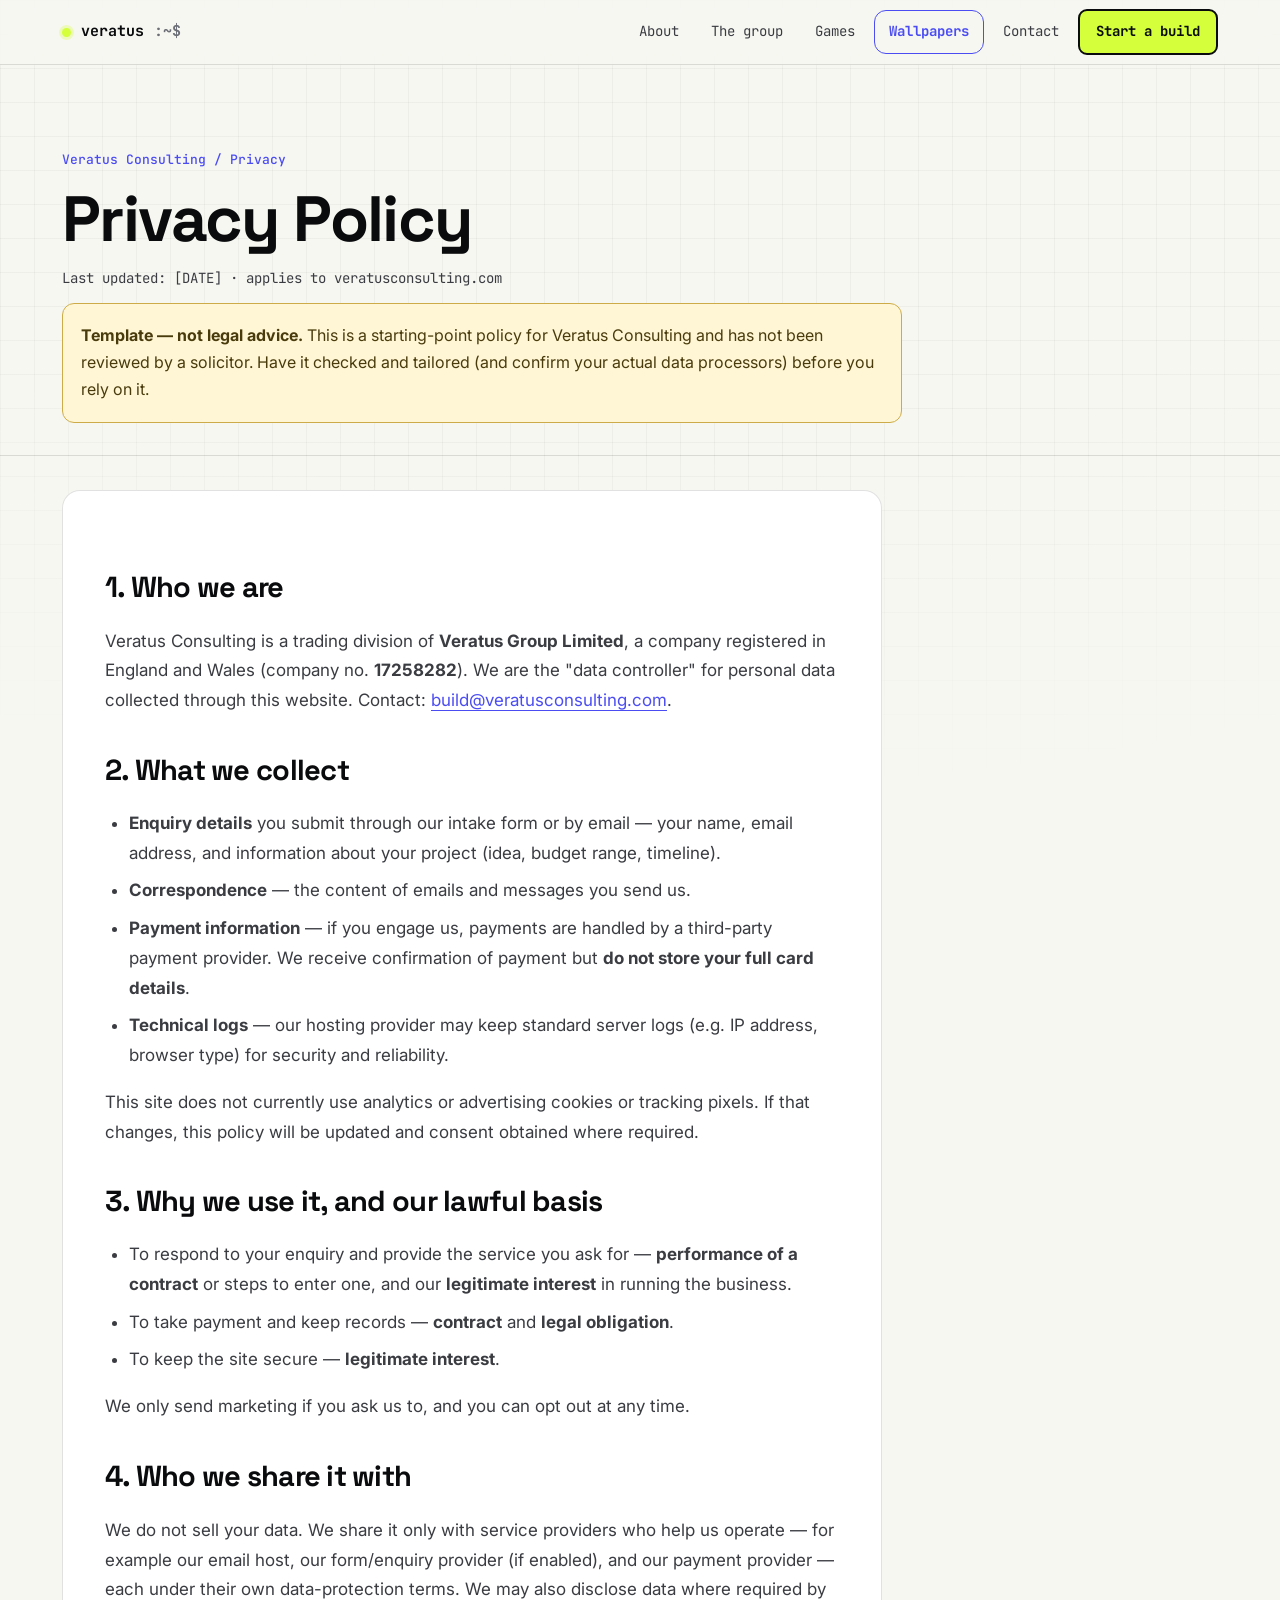
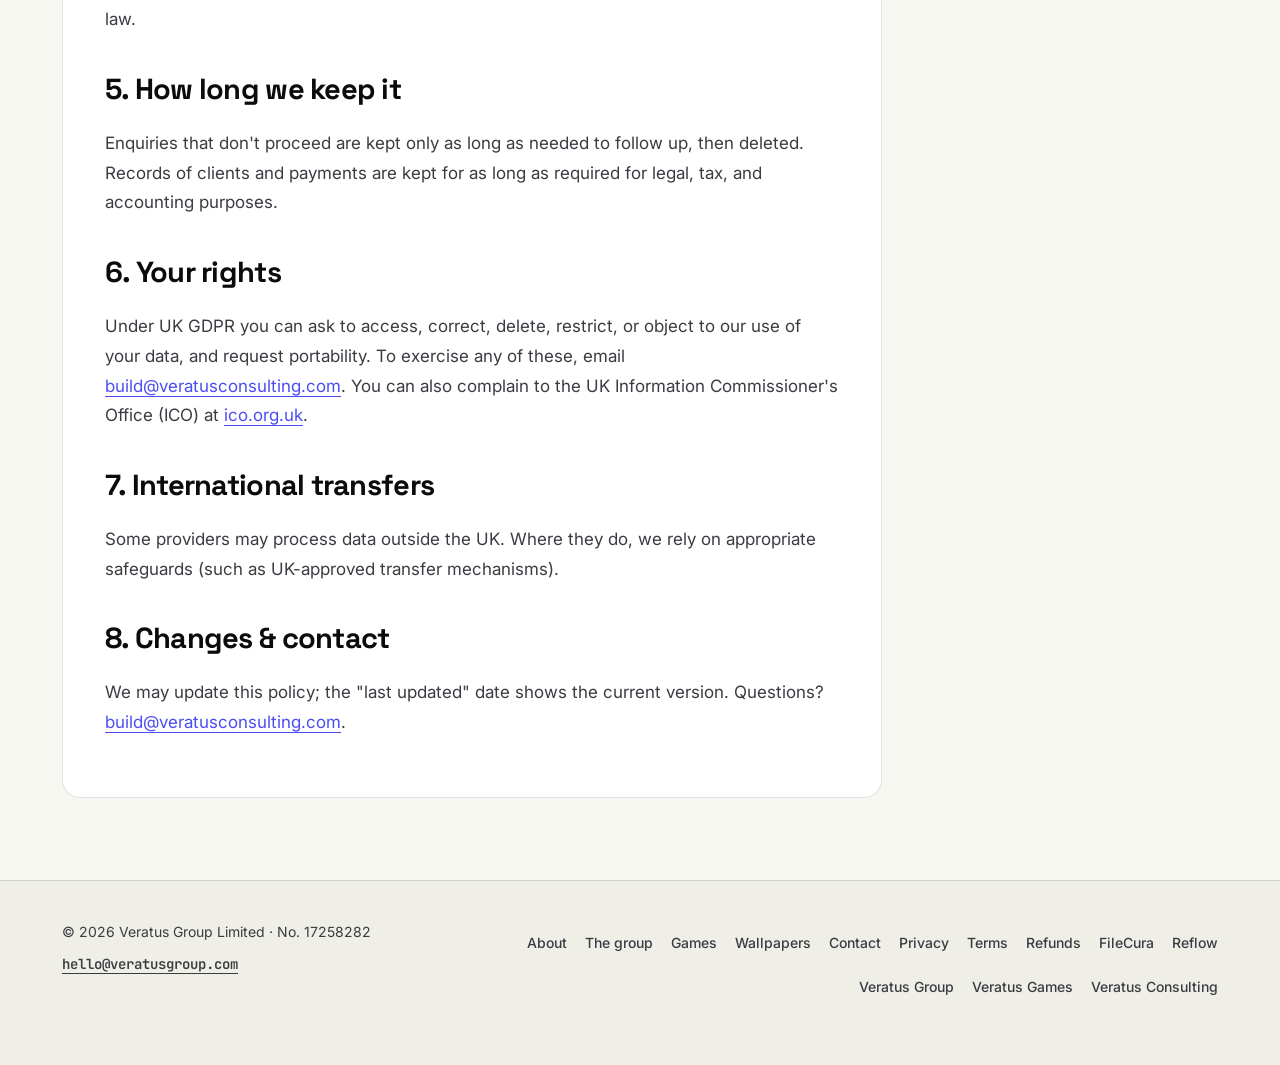
<file: privacy.html>
<!doctype html>
<html lang="en">
<head>
<meta charset="utf-8"/>
<title>Privacy Policy — Veratus Consulting</title>
<meta name="viewport" content="width=device-width, initial-scale=1"/>
<meta name="description" content="How Veratus Consulting collects, uses, and protects your personal data under UK GDPR."/>
<meta name="robots" content="index,follow"/>
<link rel="canonical" href="https://veratusgroup.com/privacy.html">





<link rel="stylesheet" href="https://fonts.googleapis.com/css2?family=Space+Grotesk:wght@500;600;700&family=JetBrains+Mono:wght@400;500;700&family=Inter:wght@400;500;600&display=swap">
<link rel="stylesheet" href="assets-v2/site.css">
<link rel="stylesheet" href="assets-v2/legacy-policy.css">
<link rel="stylesheet" href="assets-v2/site-shell.css">
<script src="assets-v2/site-shell.js" defer></script>
</head>
<body class="legacy-policy-page">

  <!-- VERATUS:SITE-HEADER -->
<a class="site-skip" href="#main">Skip to content</a>
<nav class="bar site-header" aria-label="Primary"><div class="wrap shell-frame">
<a class="brand" href="index.html" aria-label="Veratus Group home"><span class="dot" aria-hidden="true"></span>veratus<span class="brand-prompt" aria-hidden="true">:~$</span></a>
<a class="shell-wallpapers nav-wallpapers" href="wallpapers/">Wallpapers</a>
<div class="nav-links shell-desktop"><a href="about.html">About</a>
<a href="subsidiaries.html">The group</a>
<a href="olympus.html">Games</a>
<a class="nav-wallpapers" href="wallpapers/">Wallpapers</a>
<a href="contact.html">Contact</a><a class="btn lime cta shell-cta" href="index.html#build">Start a build</a></div>
<details class="site-menu"><summary>Menu</summary><div class="shell-mobile-links"><a href="about.html">About</a>
<a href="subsidiaries.html">The group</a>
<a href="olympus.html">Games</a>
<a class="nav-wallpapers" href="wallpapers/">Wallpapers</a>
<a href="contact.html">Contact</a><a class="btn lime cta shell-cta" href="index.html#build">Start a build</a></div></details>
</div></nav>

<!-- /VERATUS:SITE-HEADER -->

  <main class="legacy-policy" id="main">
    <section class="bhead">
      <div class="wrap bhead__inner">
        <p class="bcrumbs"><a href="index.html">Veratus Consulting</a> / Privacy</p>
        <h1 class="bld-h1" style="margin-top:16px; font-size:clamp(34px,5vw,60px);">Privacy Policy</h1>
        <p class="updated">Last updated: [DATE] · applies to veratusconsulting.com</p>
        <div class="disclaimer"><b>Template — not legal advice.</b> This is a starting-point policy for Veratus Consulting and has not been reviewed by a solicitor. Have it checked and tailored (and confirm your actual data processors) before you rely on it.</div>
      </div>
    </section>

    <section class="sec sec--line">
      <div class="wrap">
        <div class="legal">
          <h2>1. Who we are</h2>
          <p>Veratus Consulting is a trading division of <b>Veratus Group Limited</b>, a company registered in England and Wales (company no. <b>17258282</b>). We are the "data controller" for personal data collected through this website. Contact: <a href="mailto:build@veratusconsulting.com">build@veratusconsulting.com</a>.</p>

          <h2>2. What we collect</h2>
          <ul>
            <li><b>Enquiry details</b> you submit through our intake form or by email — your name, email address, and information about your project (idea, budget range, timeline).</li>
            <li><b>Correspondence</b> — the content of emails and messages you send us.</li>
            <li><b>Payment information</b> — if you engage us, payments are handled by a third-party payment provider. We receive confirmation of payment but <b>do not store your full card details</b>.</li>
            <li><b>Technical logs</b> — our hosting provider may keep standard server logs (e.g. IP address, browser type) for security and reliability.</li>
          </ul>
          <p>This site does not currently use analytics or advertising cookies or tracking pixels. If that changes, this policy will be updated and consent obtained where required.</p>

          <h2>3. Why we use it, and our lawful basis</h2>
          <ul>
            <li>To respond to your enquiry and provide the service you ask for — <b>performance of a contract</b> or steps to enter one, and our <b>legitimate interest</b> in running the business.</li>
            <li>To take payment and keep records — <b>contract</b> and <b>legal obligation</b>.</li>
            <li>To keep the site secure — <b>legitimate interest</b>.</li>
          </ul>
          <p>We only send marketing if you ask us to, and you can opt out at any time.</p>

          <h2>4. Who we share it with</h2>
          <p>We do not sell your data. We share it only with service providers who help us operate — for example our email host, our form/enquiry provider (if enabled), and our payment provider — each under their own data-protection terms. We may also disclose data where required by law.</p>

          <h2>5. How long we keep it</h2>
          <p>Enquiries that don't proceed are kept only as long as needed to follow up, then deleted. Records of clients and payments are kept for as long as required for legal, tax, and accounting purposes.</p>

          <h2>6. Your rights</h2>
          <p>Under UK GDPR you can ask to access, correct, delete, restrict, or object to our use of your data, and request portability. To exercise any of these, email <a href="mailto:build@veratusconsulting.com">build@veratusconsulting.com</a>. You can also complain to the UK Information Commissioner's Office (ICO) at <a href="https://ico.org.uk" target="_blank" rel="noopener">ico.org.uk</a>.</p>

          <h2>7. International transfers</h2>
          <p>Some providers may process data outside the UK. Where they do, we rely on appropriate safeguards (such as UK-approved transfer mechanisms).</p>

          <h2>8. Changes &amp; contact</h2>
          <p>We may update this policy; the "last updated" date shows the current version. Questions? <a href="mailto:build@veratusconsulting.com">build@veratusconsulting.com</a>.</p>
        </div>
      </div>
    </section>
  </main>

  <!-- VERATUS:SITE-FOOTER -->
<footer class="site-footer"><div class="wrap shell-footer"><div class="shell-footer-brand"><p>© 2026 Veratus Group Limited · No. 17258282</p><a href="mailto:hello@veratusgroup.com">hello@veratusgroup.com</a></div><nav class="shell-footer-links" aria-label="Footer"><a href="about.html">About</a><a href="subsidiaries.html">The group</a><a href="olympus.html">Games</a><a href="wallpapers/">Wallpapers</a><a href="contact.html">Contact</a><a href="privacy.html" aria-current="page">Privacy</a><a href="terms.html">Terms</a><a href="refunds.html">Refunds</a><a href="https://filecura.com">FileCura</a><a href="https://reflowroom.com">Reflow</a><a href="https://veratusgroup.com">Veratus Group</a><a href="https://veratusgames.com">Veratus Games</a><a href="https://veratusconsulting.com">Veratus Consulting</a></nav></div></footer>

<!-- /VERATUS:SITE-FOOTER -->
</body>
</html>
</file>
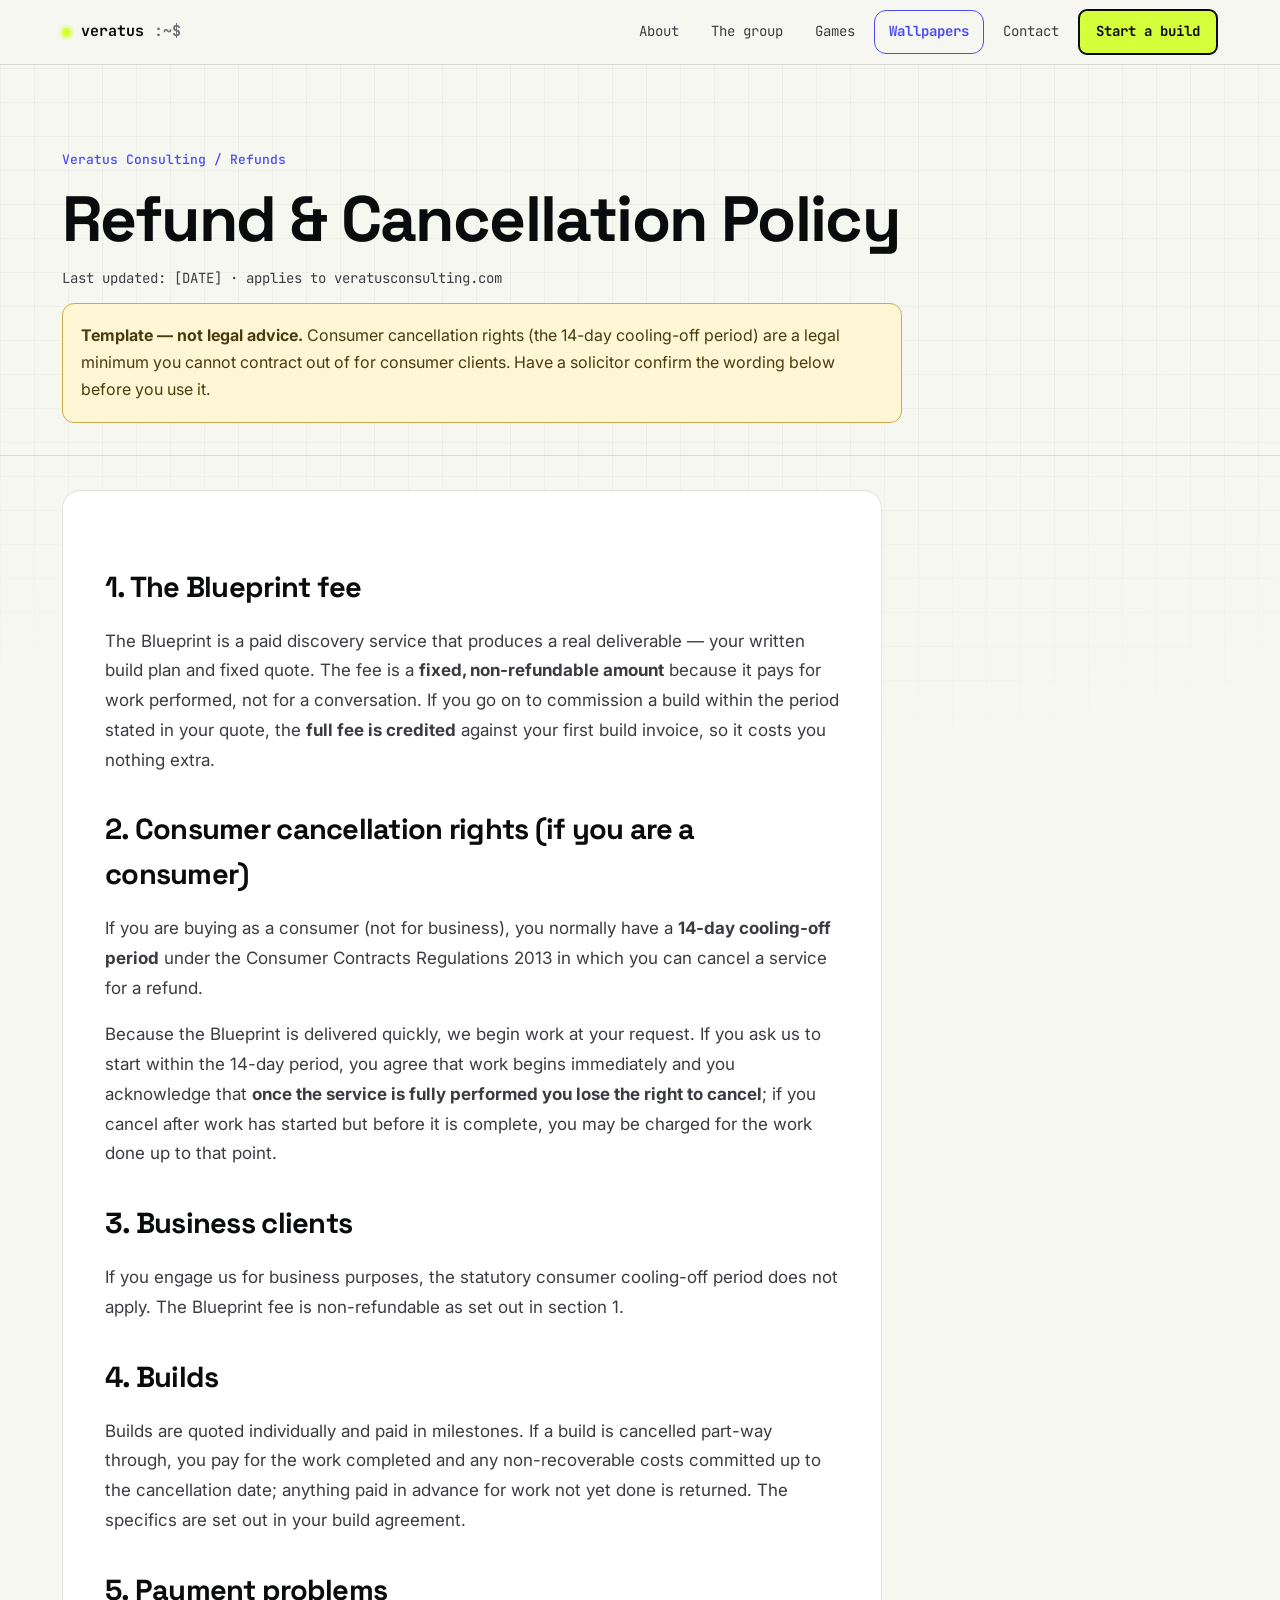
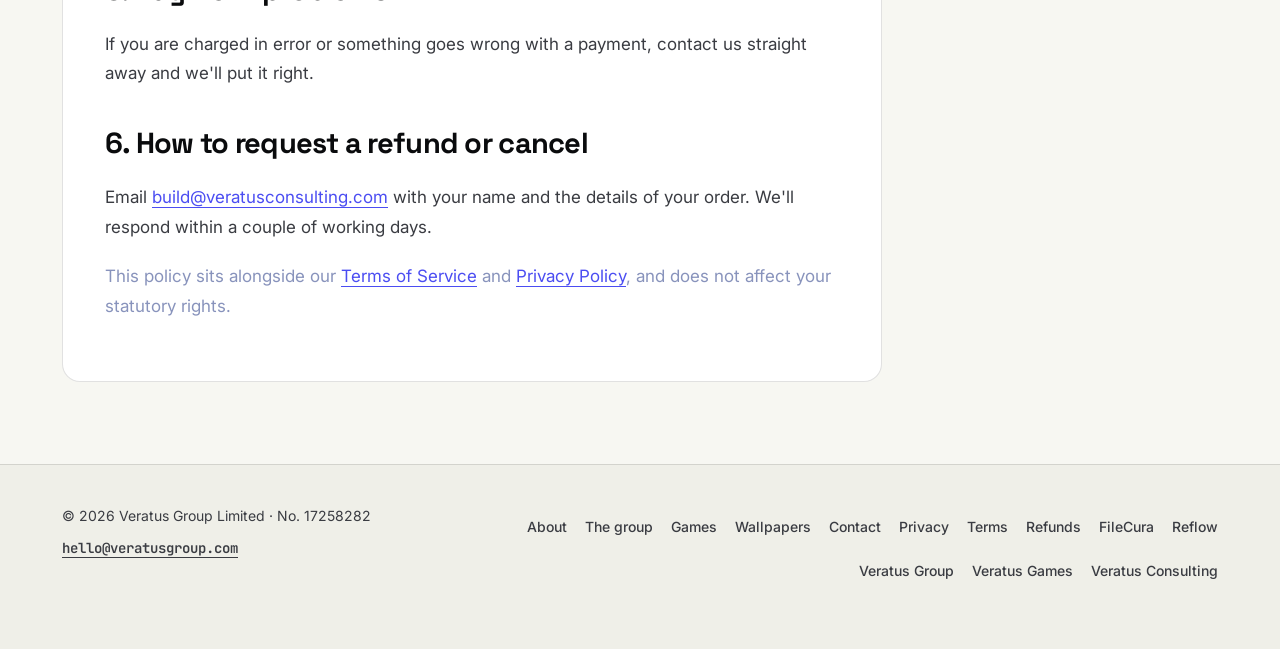
<file: refunds.html>
<!doctype html>
<html lang="en">
<head>
<meta charset="utf-8"/>
<title>Refund &amp; Cancellation Policy — Veratus Consulting</title>
<meta name="viewport" content="width=device-width, initial-scale=1"/>
<meta name="description" content="Veratus Consulting's refund and cancellation policy for the Blueprint fee and builds."/>
<meta name="robots" content="index,follow"/>
<link rel="canonical" href="https://veratusgroup.com/refunds.html">





<link rel="stylesheet" href="https://fonts.googleapis.com/css2?family=Space+Grotesk:wght@500;600;700&family=JetBrains+Mono:wght@400;500;700&family=Inter:wght@400;500;600&display=swap">
<link rel="stylesheet" href="assets-v2/site.css">
<link rel="stylesheet" href="assets-v2/legacy-policy.css">
<link rel="stylesheet" href="assets-v2/site-shell.css">
<script src="assets-v2/site-shell.js" defer></script>
</head>
<body class="legacy-policy-page">

  <!-- VERATUS:SITE-HEADER -->
<a class="site-skip" href="#main">Skip to content</a>
<nav class="bar site-header" aria-label="Primary"><div class="wrap shell-frame">
<a class="brand" href="index.html" aria-label="Veratus Group home"><span class="dot" aria-hidden="true"></span>veratus<span class="brand-prompt" aria-hidden="true">:~$</span></a>
<a class="shell-wallpapers nav-wallpapers" href="wallpapers/">Wallpapers</a>
<div class="nav-links shell-desktop"><a href="about.html">About</a>
<a href="subsidiaries.html">The group</a>
<a href="olympus.html">Games</a>
<a class="nav-wallpapers" href="wallpapers/">Wallpapers</a>
<a href="contact.html">Contact</a><a class="btn lime cta shell-cta" href="index.html#build">Start a build</a></div>
<details class="site-menu"><summary>Menu</summary><div class="shell-mobile-links"><a href="about.html">About</a>
<a href="subsidiaries.html">The group</a>
<a href="olympus.html">Games</a>
<a class="nav-wallpapers" href="wallpapers/">Wallpapers</a>
<a href="contact.html">Contact</a><a class="btn lime cta shell-cta" href="index.html#build">Start a build</a></div></details>
</div></nav>

<!-- /VERATUS:SITE-HEADER -->

  <main class="legacy-policy" id="main">
    <section class="bhead">
      <div class="wrap bhead__inner">
        <p class="bcrumbs"><a href="index.html">Veratus Consulting</a> / Refunds</p>
        <h1 class="bld-h1" style="margin-top:16px; font-size:clamp(34px,5vw,60px);">Refund &amp; Cancellation Policy</h1>
        <p class="updated">Last updated: [DATE] · applies to veratusconsulting.com</p>
        <div class="disclaimer"><b>Template — not legal advice.</b> Consumer cancellation rights (the 14-day cooling-off period) are a legal minimum you cannot contract out of for consumer clients. Have a solicitor confirm the wording below before you use it.</div>
      </div>
    </section>

    <section class="sec sec--line">
      <div class="wrap">
        <div class="legal">
          <h2>1. The Blueprint fee</h2>
          <p>The Blueprint is a paid discovery service that produces a real deliverable — your written build plan and fixed quote. The fee is a <b>fixed, non-refundable amount</b> because it pays for work performed, not for a conversation. If you go on to commission a build within the period stated in your quote, the <b>full fee is credited</b> against your first build invoice, so it costs you nothing extra.</p>

          <h2>2. Consumer cancellation rights (if you are a consumer)</h2>
          <p>If you are buying as a consumer (not for business), you normally have a <b>14-day cooling-off period</b> under the Consumer Contracts Regulations 2013 in which you can cancel a service for a refund.</p>
          <p>Because the Blueprint is delivered quickly, we begin work at your request. If you ask us to start within the 14-day period, you agree that work begins immediately and you acknowledge that <b>once the service is fully performed you lose the right to cancel</b>; if you cancel after work has started but before it is complete, you may be charged for the work done up to that point.</p>

          <h2>3. Business clients</h2>
          <p>If you engage us for business purposes, the statutory consumer cooling-off period does not apply. The Blueprint fee is non-refundable as set out in section 1.</p>

          <h2>4. Builds</h2>
          <p>Builds are quoted individually and paid in milestones. If a build is cancelled part-way through, you pay for the work completed and any non-recoverable costs committed up to the cancellation date; anything paid in advance for work not yet done is returned. The specifics are set out in your build agreement.</p>

          <h2>5. Payment problems</h2>
          <p>If you are charged in error or something goes wrong with a payment, contact us straight away and we'll put it right.</p>

          <h2>6. How to request a refund or cancel</h2>
          <p>Email <a href="mailto:build@veratusconsulting.com">build@veratusconsulting.com</a> with your name and the details of your order. We'll respond within a couple of working days.</p>

          <p style="margin-top:20px; color:#8893BC;">This policy sits alongside our <a href="terms.html">Terms of Service</a> and <a href="privacy.html">Privacy Policy</a>, and does not affect your statutory rights.</p>
        </div>
      </div>
    </section>
  </main>

  <!-- VERATUS:SITE-FOOTER -->
<footer class="site-footer"><div class="wrap shell-footer"><div class="shell-footer-brand"><p>© 2026 Veratus Group Limited · No. 17258282</p><a href="mailto:hello@veratusgroup.com">hello@veratusgroup.com</a></div><nav class="shell-footer-links" aria-label="Footer"><a href="about.html">About</a><a href="subsidiaries.html">The group</a><a href="olympus.html">Games</a><a href="wallpapers/">Wallpapers</a><a href="contact.html">Contact</a><a href="privacy.html">Privacy</a><a href="terms.html">Terms</a><a href="refunds.html" aria-current="page">Refunds</a><a href="https://filecura.com">FileCura</a><a href="https://reflowroom.com">Reflow</a><a href="https://veratusgroup.com">Veratus Group</a><a href="https://veratusgames.com">Veratus Games</a><a href="https://veratusconsulting.com">Veratus Consulting</a></nav></div></footer>

<!-- /VERATUS:SITE-FOOTER -->
</body>
</html>
</file>
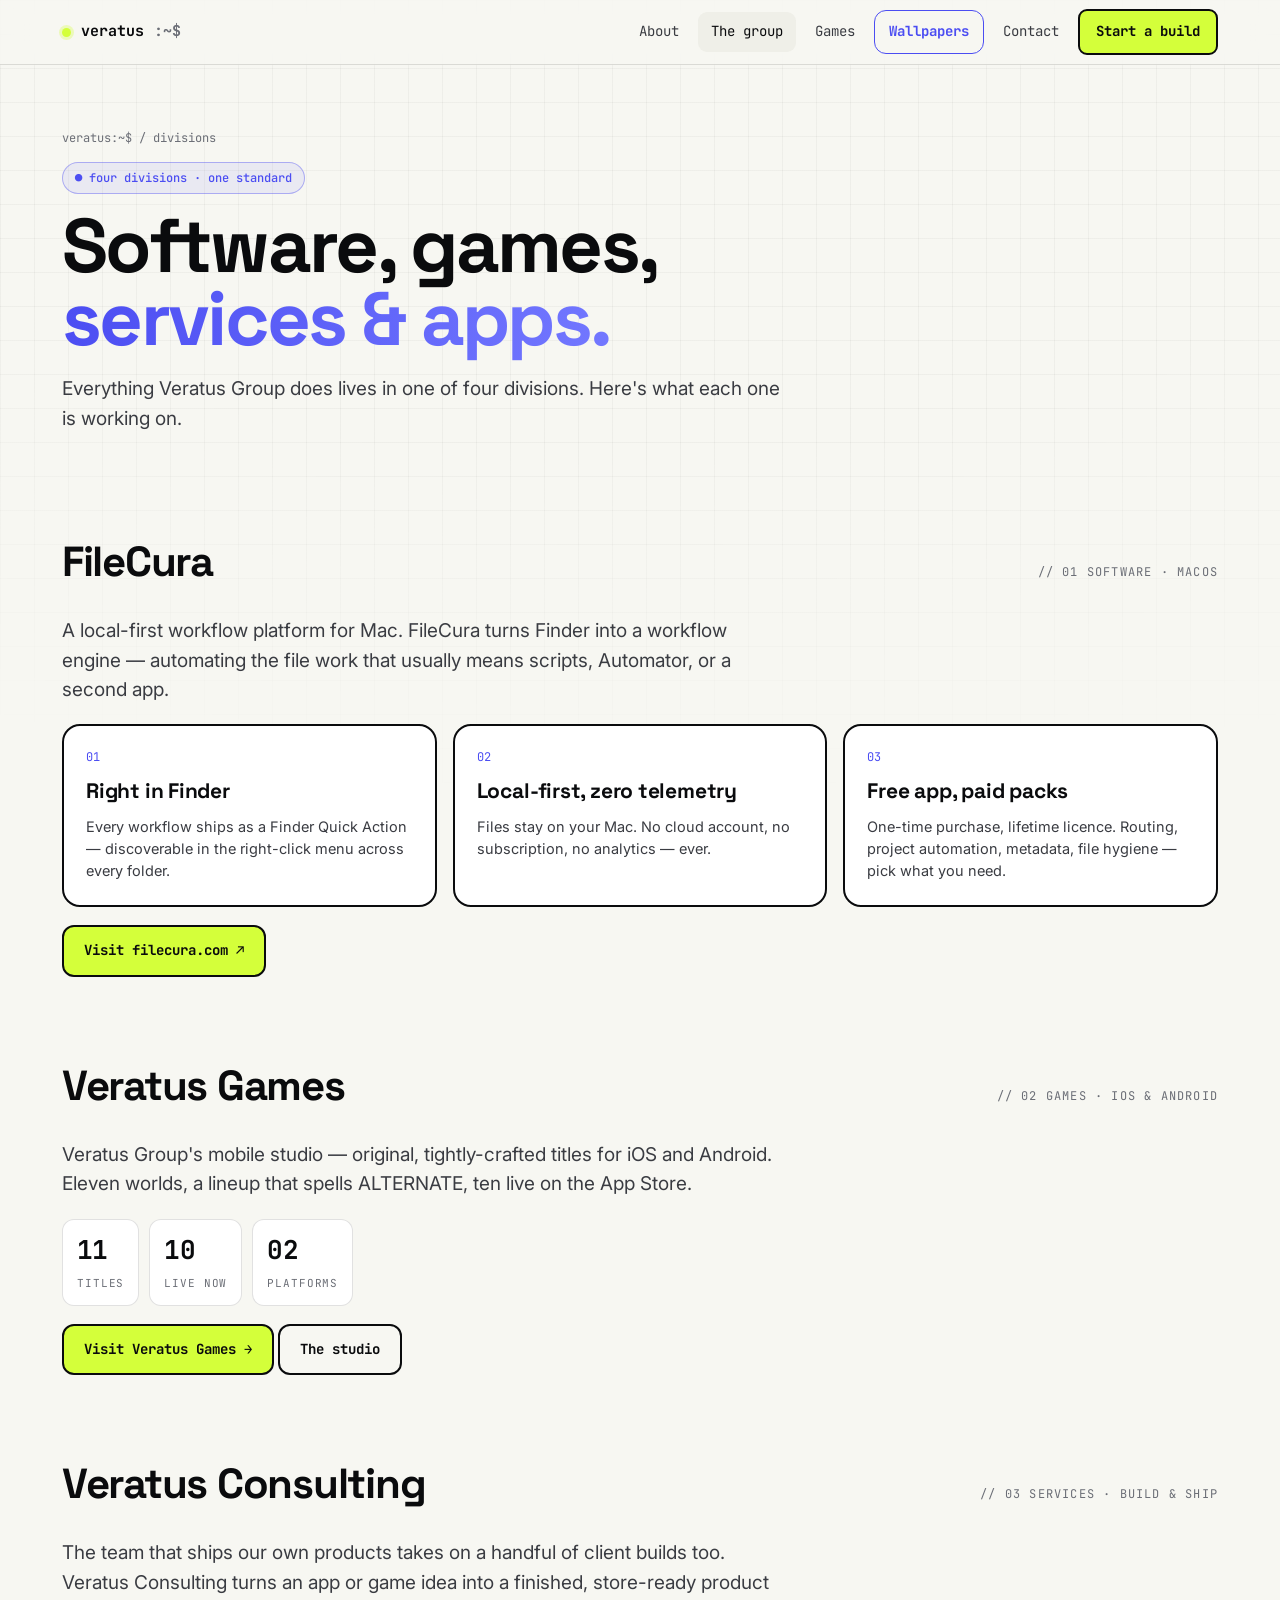
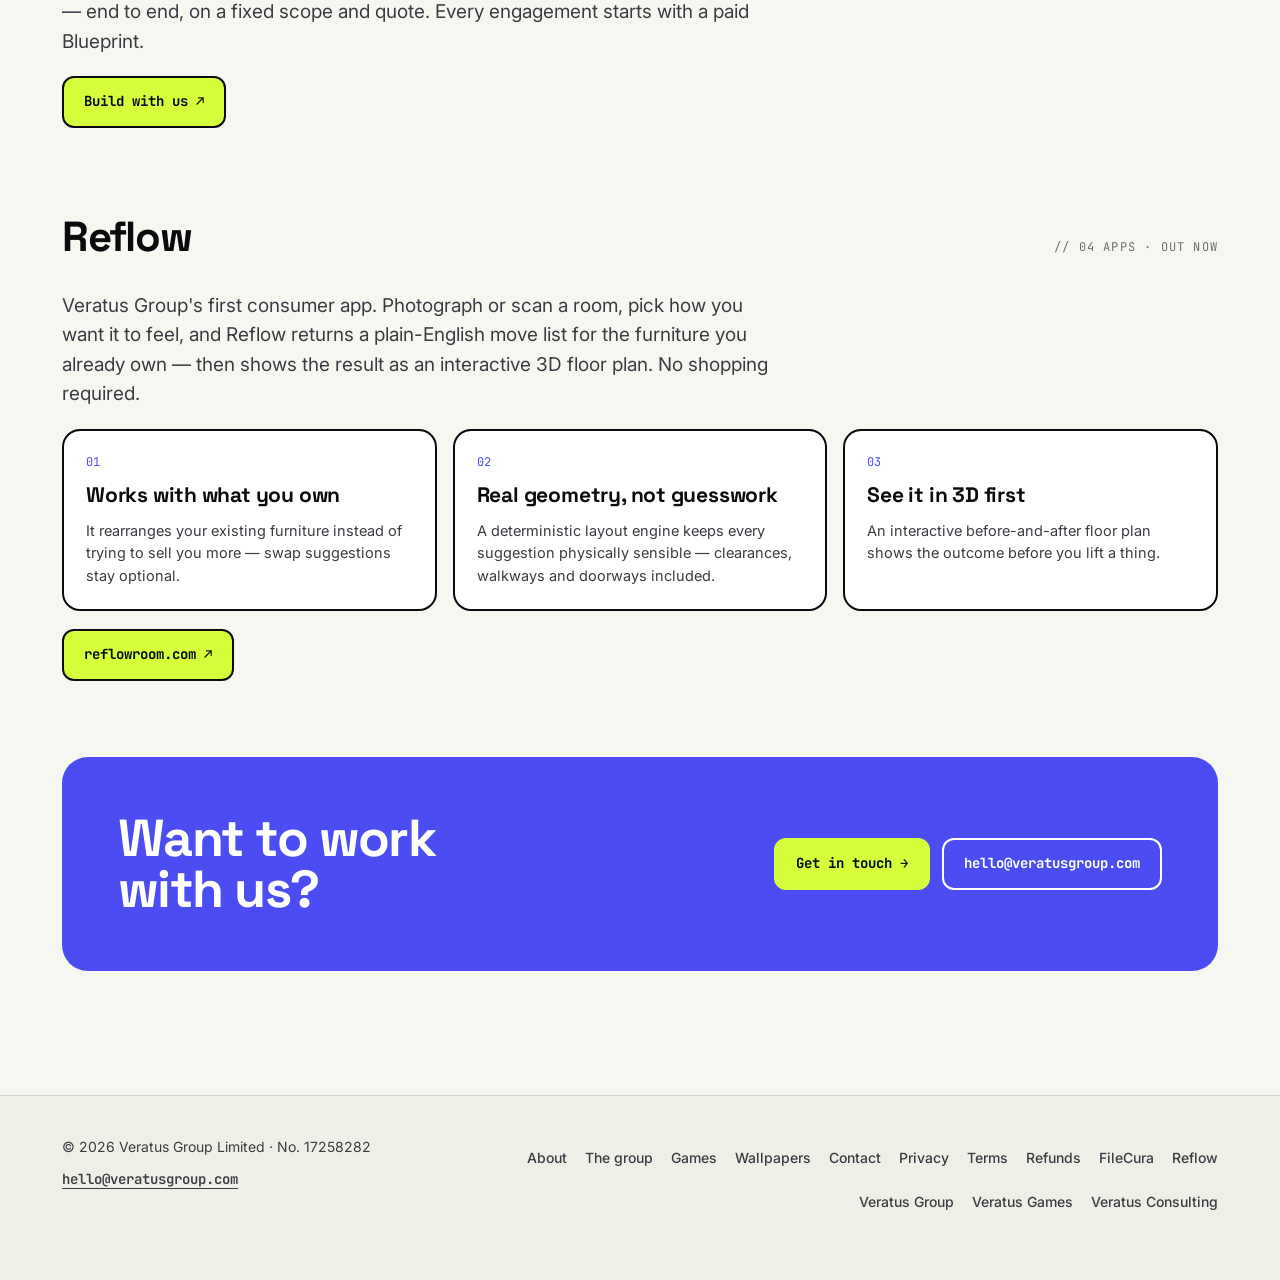
<file: subsidiaries.html>
<!doctype html>
<html lang="en">
<head>
<meta charset="utf-8">
<meta name="viewport" content="width=device-width,initial-scale=1">
<title>Divisions — Veratus Group</title>
<meta name="description" content="Everything Veratus Group does lives in one of four divisions — software, games, a build-and-ship service, and our own consumer apps.">
<link rel="preconnect" href="https://fonts.googleapis.com"><link rel="preconnect" href="https://fonts.gstatic.com" crossorigin>
<link rel="stylesheet" href="https://fonts.googleapis.com/css2?family=Space+Grotesk:wght@500;600;700&family=JetBrains+Mono:wght@400;500;700&family=Inter:wght@400;500;600&display=swap">
<link rel="stylesheet" href="assets-v2/site.css">
<link rel="stylesheet" href="assets-v2/site-shell.css">
<script src="assets-v2/site-shell.js" defer></script>
</head>
<body>

<!-- VERATUS:SITE-HEADER -->
<a class="site-skip" href="#main">Skip to content</a>
<nav class="bar site-header" aria-label="Primary"><div class="wrap shell-frame">
<a class="brand" href="index.html" aria-label="Veratus Group home"><span class="dot" aria-hidden="true"></span>veratus<span class="brand-prompt" aria-hidden="true">:~$</span></a>
<a class="shell-wallpapers nav-wallpapers" href="wallpapers/">Wallpapers</a>
<div class="nav-links shell-desktop"><a href="about.html">About</a>
<a href="subsidiaries.html" aria-current="page">The group</a>
<a href="olympus.html">Games</a>
<a class="nav-wallpapers" href="wallpapers/">Wallpapers</a>
<a href="contact.html">Contact</a><a class="btn lime cta shell-cta" href="index.html#build">Start a build</a></div>
<details class="site-menu"><summary>Menu</summary><div class="shell-mobile-links"><a href="about.html">About</a>
<a href="subsidiaries.html" aria-current="page">The group</a>
<a href="olympus.html">Games</a>
<a class="nav-wallpapers" href="wallpapers/">Wallpapers</a>
<a href="contact.html">Contact</a><a class="btn lime cta shell-cta" href="index.html#build">Start a build</a></div></details>
</div></nav>

<!-- /VERATUS:SITE-HEADER -->

<main id="main">
<header class="phero"><div class="wrap">
  <div class="crumb"><a href="index.html">veratus:~$</a> / divisions</div>
  <span class="kicker">● four divisions · one standard</span>
  <h1>Software, games,<br><span class="fill">services &amp; apps.</span></h1>
  <p class="lede">Everything Veratus Group does lives in one of four divisions. Here's what each one is working on.</p>
</div></header>

<section><div class="wrap">
  <div class="sh"><h2>FileCura</h2><span class="tag">// 01 software · macOS</span></div>
  <p class="lede" style="margin:0 0 20px">A local-first workflow platform for Mac. FileCura turns Finder into a workflow engine — automating the file work that usually means scripts, Automator, or a second app.</p>
  <div class="grid3">
    <div class="card"><div class="n">01</div><h3>Right in Finder</h3><p>Every workflow ships as a Finder Quick Action — discoverable in the right-click menu across every folder.</p></div>
    <div class="card"><div class="n">02</div><h3>Local-first, zero telemetry</h3><p>Files stay on your Mac. No cloud account, no subscription, no analytics — ever.</p></div>
    <div class="card"><div class="n">03</div><h3>Free app, paid packs</h3><p>One-time purchase, lifetime licence. Routing, project automation, metadata, file hygiene — pick what you need.</p></div>
  </div>
  <div style="margin-top:18px"><a class="btn lime" href="https://filecura.com">Visit filecura.com ↗</a></div>
</div></section>

<section style="padding-top:0"><div class="wrap">
  <div class="sh"><h2>Veratus Games</h2><span class="tag">// 02 games · iOS &amp; Android</span></div>
  <p class="lede" style="margin:0 0 20px">Veratus Group's mobile studio — original, tightly-crafted titles for iOS and Android. Eleven worlds, a lineup that spells ALTERNATE, ten live on the App Store.</p>
  <div class="stats" style="margin:0 0 18px">
    <div class="stat"><b>11</b><span>Titles</span></div>
    <div class="stat"><b>10</b><span>Live now</span></div>
    <div class="stat"><b>02</b><span>Platforms</span></div>
  </div>
  <div><a class="btn lime" href="https://veratusgames.com">Visit Veratus Games →</a> <a class="btn ghost" href="olympus.html">The studio</a></div>
</div></section>

<section style="padding-top:0"><div class="wrap">
  <div class="sh"><h2>Veratus Consulting</h2><span class="tag">// 03 services · build &amp; ship</span></div>
  <p class="lede" style="margin:0 0 20px">The team that ships our own products takes on a handful of client builds too. Veratus Consulting turns an app or game idea into a finished, store-ready product — end to end, on a fixed scope and quote. Every engagement starts with a paid Blueprint.</p>
  <div><a class="btn lime" href="https://veratusconsulting.com">Build with us ↗</a></div>
</div></section>

<section style="padding-top:0"><div class="wrap">
  <div class="sh"><h2>Reflow</h2><span class="tag">// 04 apps · out now</span></div>
  <p class="lede" style="margin:0 0 20px">Veratus Group's first consumer app. Photograph or scan a room, pick how you want it to feel, and Reflow returns a plain-English move list for the furniture you already own — then shows the result as an interactive 3D floor plan. No shopping required.</p>
  <div class="grid3">
    <div class="card"><div class="n">01</div><h3>Works with what you own</h3><p>It rearranges your existing furniture instead of trying to sell you more — swap suggestions stay optional.</p></div>
    <div class="card"><div class="n">02</div><h3>Real geometry, not guesswork</h3><p>A deterministic layout engine keeps every suggestion physically sensible — clearances, walkways and doorways included.</p></div>
    <div class="card"><div class="n">03</div><h3>See it in 3D first</h3><p>An interactive before-and-after floor plan shows the outcome before you lift a thing.</p></div>
  </div>
  <div style="margin-top:18px"><a class="btn lime" href="https://reflowroom.com">reflowroom.com ↗</a></div>
</div></section>

<section style="padding-top:0"><div class="wrap">
  <div class="band">
    <h2>Want to work<br>with us?</h2>
    <div class="r"><a class="btn" href="contact.html">Get in touch →</a><a class="btn o" href="mailto:hello@veratusgroup.com">hello@veratusgroup.com</a></div>
  </div>
</div></section>
</main>

<!-- VERATUS:SITE-FOOTER -->
<footer class="site-footer"><div class="wrap shell-footer"><div class="shell-footer-brand"><p>© 2026 Veratus Group Limited · No. 17258282</p><a href="mailto:hello@veratusgroup.com">hello@veratusgroup.com</a></div><nav class="shell-footer-links" aria-label="Footer"><a href="about.html">About</a><a href="subsidiaries.html" aria-current="page">The group</a><a href="olympus.html">Games</a><a href="wallpapers/">Wallpapers</a><a href="contact.html">Contact</a><a href="privacy.html">Privacy</a><a href="terms.html">Terms</a><a href="refunds.html">Refunds</a><a href="https://filecura.com">FileCura</a><a href="https://reflowroom.com">Reflow</a><a href="https://veratusgroup.com">Veratus Group</a><a href="https://veratusgames.com">Veratus Games</a><a href="https://veratusconsulting.com">Veratus Consulting</a></nav></div></footer>

<!-- /VERATUS:SITE-FOOTER -->
</body>
</html>
</file>
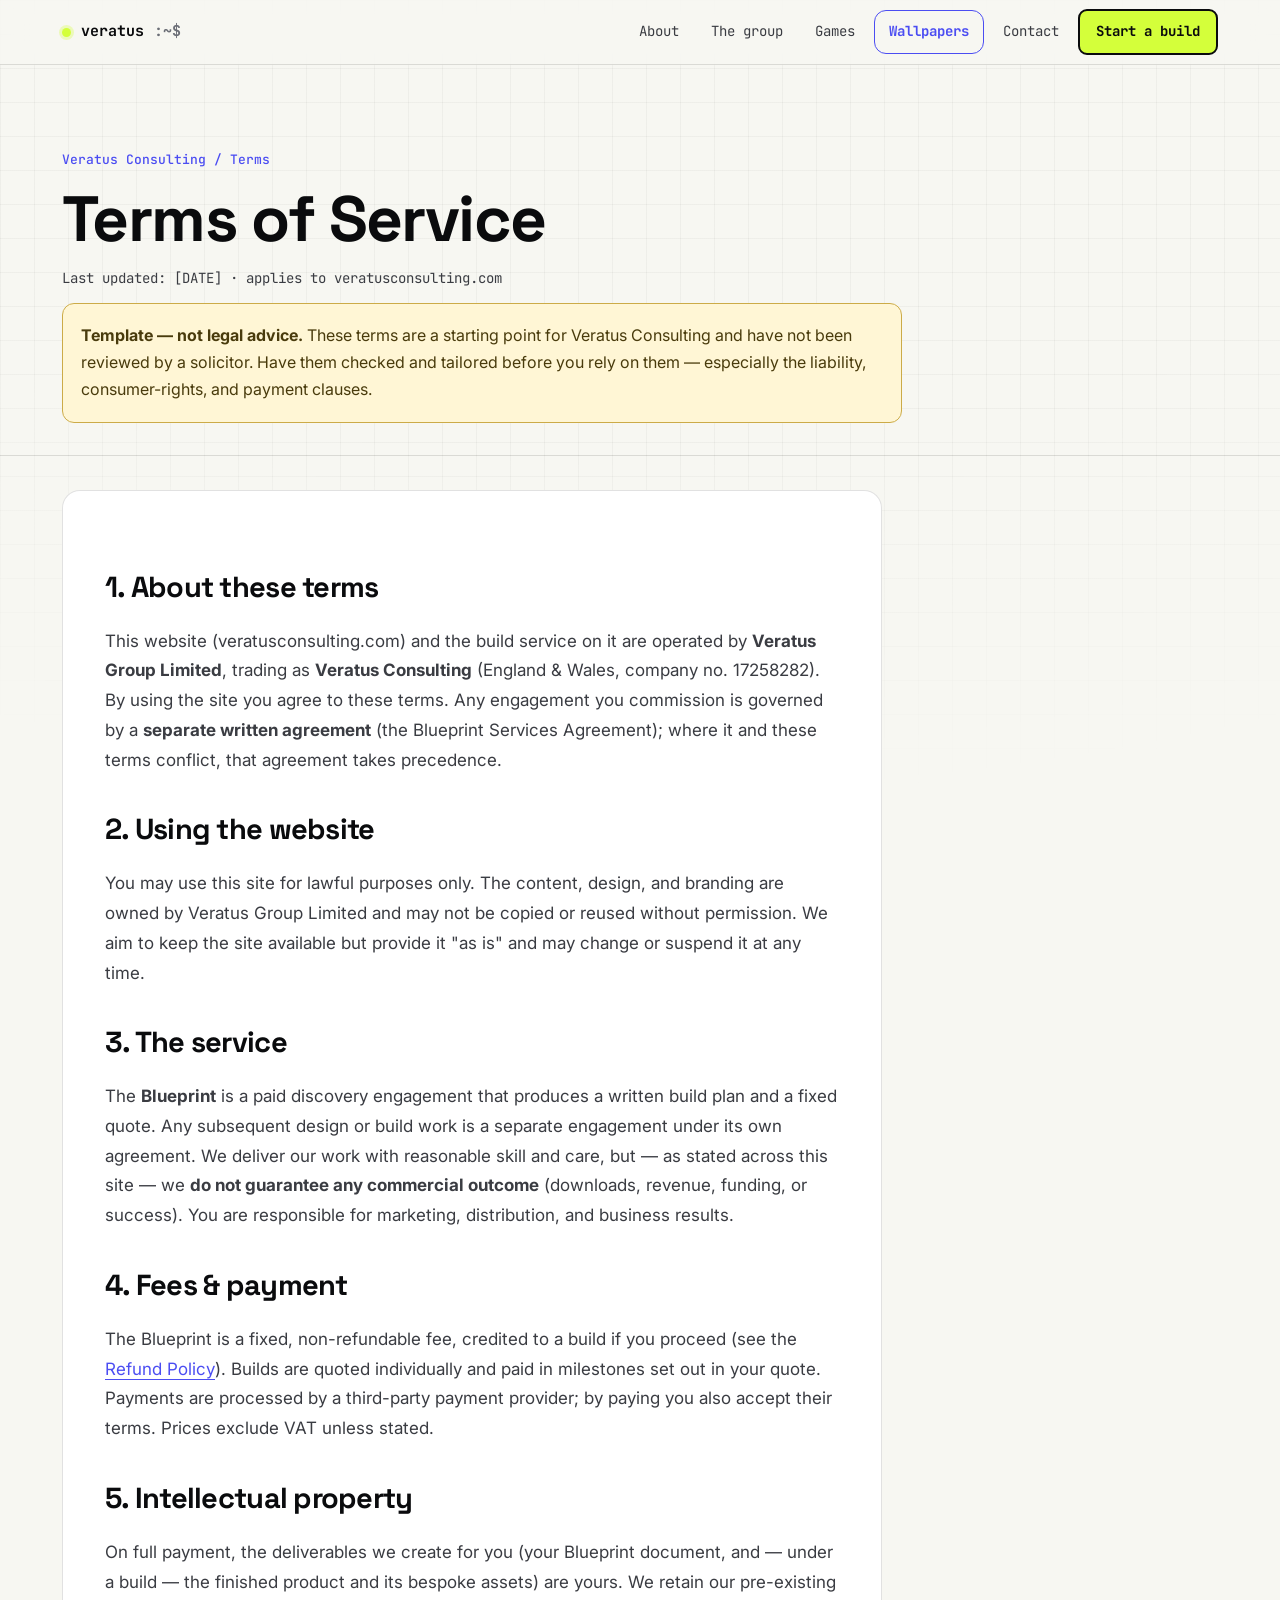
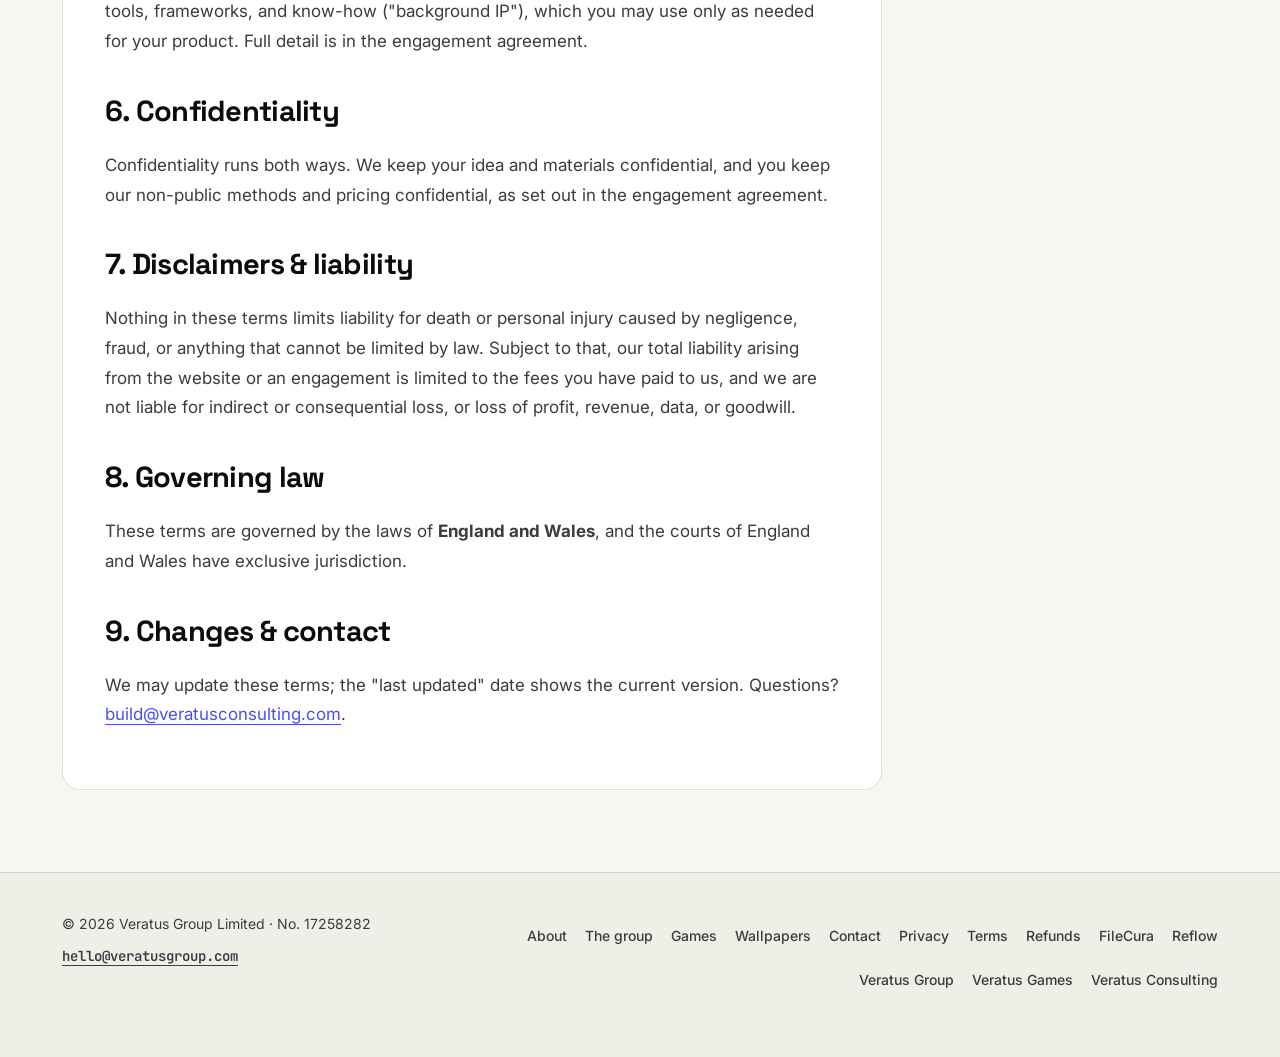
<file: terms.html>
<!doctype html>
<html lang="en">
<head>
<meta charset="utf-8"/>
<title>Terms of Service — Veratus Consulting</title>
<meta name="viewport" content="width=device-width, initial-scale=1"/>
<meta name="description" content="The terms that govern use of veratusconsulting.com and the Veratus Consulting build service."/>
<meta name="robots" content="index,follow"/>
<link rel="canonical" href="https://veratusgroup.com/terms.html">





<link rel="stylesheet" href="https://fonts.googleapis.com/css2?family=Space+Grotesk:wght@500;600;700&family=JetBrains+Mono:wght@400;500;700&family=Inter:wght@400;500;600&display=swap">
<link rel="stylesheet" href="assets-v2/site.css">
<link rel="stylesheet" href="assets-v2/legacy-policy.css">
<link rel="stylesheet" href="assets-v2/site-shell.css">
<script src="assets-v2/site-shell.js" defer></script>
</head>
<body class="legacy-policy-page">

  <!-- VERATUS:SITE-HEADER -->
<a class="site-skip" href="#main">Skip to content</a>
<nav class="bar site-header" aria-label="Primary"><div class="wrap shell-frame">
<a class="brand" href="index.html" aria-label="Veratus Group home"><span class="dot" aria-hidden="true"></span>veratus<span class="brand-prompt" aria-hidden="true">:~$</span></a>
<a class="shell-wallpapers nav-wallpapers" href="wallpapers/">Wallpapers</a>
<div class="nav-links shell-desktop"><a href="about.html">About</a>
<a href="subsidiaries.html">The group</a>
<a href="olympus.html">Games</a>
<a class="nav-wallpapers" href="wallpapers/">Wallpapers</a>
<a href="contact.html">Contact</a><a class="btn lime cta shell-cta" href="index.html#build">Start a build</a></div>
<details class="site-menu"><summary>Menu</summary><div class="shell-mobile-links"><a href="about.html">About</a>
<a href="subsidiaries.html">The group</a>
<a href="olympus.html">Games</a>
<a class="nav-wallpapers" href="wallpapers/">Wallpapers</a>
<a href="contact.html">Contact</a><a class="btn lime cta shell-cta" href="index.html#build">Start a build</a></div></details>
</div></nav>

<!-- /VERATUS:SITE-HEADER -->

  <main class="legacy-policy" id="main">
    <section class="bhead">
      <div class="wrap bhead__inner">
        <p class="bcrumbs"><a href="index.html">Veratus Consulting</a> / Terms</p>
        <h1 class="bld-h1" style="margin-top:16px; font-size:clamp(34px,5vw,60px);">Terms of Service</h1>
        <p class="updated">Last updated: [DATE] · applies to veratusconsulting.com</p>
        <div class="disclaimer"><b>Template — not legal advice.</b> These terms are a starting point for Veratus Consulting and have not been reviewed by a solicitor. Have them checked and tailored before you rely on them — especially the liability, consumer-rights, and payment clauses.</div>
      </div>
    </section>

    <section class="sec sec--line">
      <div class="wrap">
        <div class="legal">
          <h2>1. About these terms</h2>
          <p>This website (veratusconsulting.com) and the build service on it are operated by <b>Veratus Group Limited</b>, trading as <b>Veratus Consulting</b> (England &amp; Wales, company no. 17258282). By using the site you agree to these terms. Any engagement you commission is governed by a <b>separate written agreement</b> (the Blueprint Services Agreement); where it and these terms conflict, that agreement takes precedence.</p>

          <h2>2. Using the website</h2>
          <p>You may use this site for lawful purposes only. The content, design, and branding are owned by Veratus Group Limited and may not be copied or reused without permission. We aim to keep the site available but provide it "as is" and may change or suspend it at any time.</p>

          <h2>3. The service</h2>
          <p>The <b>Blueprint</b> is a paid discovery engagement that produces a written build plan and a fixed quote. Any subsequent design or build work is a separate engagement under its own agreement. We deliver our work with reasonable skill and care, but — as stated across this site — we <b>do not guarantee any commercial outcome</b> (downloads, revenue, funding, or success). You are responsible for marketing, distribution, and business results.</p>

          <h2>4. Fees &amp; payment</h2>
          <p>The Blueprint is a fixed, non-refundable fee, credited to a build if you proceed (see the <a href="refunds.html">Refund Policy</a>). Builds are quoted individually and paid in milestones set out in your quote. Payments are processed by a third-party payment provider; by paying you also accept their terms. Prices exclude VAT unless stated.</p>

          <h2>5. Intellectual property</h2>
          <p>On full payment, the deliverables we create for you (your Blueprint document, and — under a build — the finished product and its bespoke assets) are yours. We retain our pre-existing tools, frameworks, and know-how ("background IP"), which you may use only as needed for your product. Full detail is in the engagement agreement.</p>

          <h2>6. Confidentiality</h2>
          <p>Confidentiality runs both ways. We keep your idea and materials confidential, and you keep our non-public methods and pricing confidential, as set out in the engagement agreement.</p>

          <h2>7. Disclaimers &amp; liability</h2>
          <p>Nothing in these terms limits liability for death or personal injury caused by negligence, fraud, or anything that cannot be limited by law. Subject to that, our total liability arising from the website or an engagement is limited to the fees you have paid to us, and we are not liable for indirect or consequential loss, or loss of profit, revenue, data, or goodwill.</p>

          <h2>8. Governing law</h2>
          <p>These terms are governed by the laws of <b>England and Wales</b>, and the courts of England and Wales have exclusive jurisdiction.</p>

          <h2>9. Changes &amp; contact</h2>
          <p>We may update these terms; the "last updated" date shows the current version. Questions? <a href="mailto:build@veratusconsulting.com">build@veratusconsulting.com</a>.</p>
        </div>
      </div>
    </section>
  </main>

  <!-- VERATUS:SITE-FOOTER -->
<footer class="site-footer"><div class="wrap shell-footer"><div class="shell-footer-brand"><p>© 2026 Veratus Group Limited · No. 17258282</p><a href="mailto:hello@veratusgroup.com">hello@veratusgroup.com</a></div><nav class="shell-footer-links" aria-label="Footer"><a href="about.html">About</a><a href="subsidiaries.html">The group</a><a href="olympus.html">Games</a><a href="wallpapers/">Wallpapers</a><a href="contact.html">Contact</a><a href="privacy.html">Privacy</a><a href="terms.html" aria-current="page">Terms</a><a href="refunds.html">Refunds</a><a href="https://filecura.com">FileCura</a><a href="https://reflowroom.com">Reflow</a><a href="https://veratusgroup.com">Veratus Group</a><a href="https://veratusgames.com">Veratus Games</a><a href="https://veratusconsulting.com">Veratus Consulting</a></nav></div></footer>

<!-- /VERATUS:SITE-FOOTER -->
</body>
</html>
</file>
<file: assets-v2/site.css>
/* ===== VERATUS GROUP · BOOT — shared inner-page system ===== */
:root{
  --bg:#F7F7F2; --bg2:#EFEFE8; --ink:#0A0B0D; --ink2:#3A3C42; --mut:#6B6E76; --line:rgba(10,11,13,.12);
  --indigo:#4B4DF2; --lime:#D4FF3A; --gold:#FFC23D; --term:#0C0D10;
  --f-disp:'Space Grotesk',system-ui,sans-serif; --f-mono:'JetBrains Mono',ui-monospace,monospace; --f-body:'Inter',system-ui,sans-serif;
  --r:18px; --max:1240px;
}
*{box-sizing:border-box}
html{scroll-behavior:smooth}
body{margin:0;background:var(--bg);color:var(--ink);font-family:var(--f-body);-webkit-font-smoothing:antialiased;line-height:1.55;overflow-x:hidden}
body::before{content:"";position:fixed;inset:0;z-index:-1;pointer-events:none;
  background-image:linear-gradient(rgba(10,11,13,.035) 1px,transparent 1px),linear-gradient(90deg,rgba(10,11,13,.035) 1px,transparent 1px);
  background-size:34px 34px;mask:radial-gradient(120% 90% at 50% 0%,#000 55%,transparent 100%)}
a{color:inherit;text-decoration:none}
.wrap{max-width:var(--max);margin:0 auto;padding:0 clamp(18px,4vw,42px)}
.mono{font-family:var(--f-mono)}
img{max-width:100%}

.btn{display:inline-flex;align-items:center;gap:9px;font-family:var(--f-mono);font-weight:700;font-size:14px;padding:13px 20px;border-radius:12px;border:2px solid var(--ink);background:var(--ink);color:var(--bg);cursor:pointer;transition:transform .15s,box-shadow .15s}
.btn:hover{transform:translate(-2px,-2px);box-shadow:5px 5px 0 var(--indigo)}
.btn.lime{background:var(--lime);color:var(--ink);border-color:var(--ink)}
.btn.lime:hover{box-shadow:5px 5px 0 var(--ink)}
.btn.ghost{background:transparent;color:var(--ink)}
.btn.ghost:hover{box-shadow:5px 5px 0 var(--gold)}
.btn.sm{padding:10px 15px;font-size:13px;border-radius:10px}

/* nav */
nav.bar{position:sticky;top:0;z-index:60;background:rgba(247,247,242,.82);backdrop-filter:blur(12px);border-bottom:1px solid var(--line)}
nav.bar .wrap{display:flex;align-items:center;justify-content:space-between;height:64px}
.brand{display:flex;align-items:center;gap:10px;font-family:var(--f-mono);font-weight:700;font-size:15px}
.brand .dot{width:9px;height:9px;border-radius:50%;background:var(--lime);box-shadow:0 0 0 3px rgba(212,255,58,.3);animation:blink 1.4s steps(2) infinite}
@keyframes blink{50%{opacity:.25}}
.nav-links{display:flex;gap:6px;align-items:center;font-family:var(--f-mono);font-size:13px}
.nav-links a{padding:9px 13px;border-radius:9px;color:var(--ink2)}
.nav-links a:hover{background:var(--bg2);color:var(--ink)}
.nav-links a.here{color:var(--ink);background:var(--bg2)}
@media(max-width:820px){.nav-links a:not(.cta){display:none}}

/* page hero */
.phero{padding:clamp(34px,5vw,64px) 0 clamp(8px,2vw,20px)}
.crumb{font-family:var(--f-mono);font-size:12px;color:var(--mut);margin-bottom:14px}
.crumb a:hover{color:var(--ink)}
.kicker{display:inline-flex;align-items:center;gap:8px;font-family:var(--f-mono);font-size:12px;font-weight:500;color:var(--indigo);border:1px solid rgba(75,77,242,.4);background:rgba(75,77,242,.08);padding:6px 12px;border-radius:999px}
h1{font-family:var(--f-disp);font-size:clamp(40px,6vw,76px);line-height:.96;letter-spacing:-.035em;font-weight:700;margin:16px 0 0}
h1 .fill{background:linear-gradient(100deg,var(--indigo),#7378FF);-webkit-background-clip:text;background-clip:text;color:transparent}
.lede{color:var(--ink2);font-size:clamp(16px,1.7vw,19px);max-width:60ch;margin:18px 0 0}

/* stats */
.stats{display:flex;gap:10px;flex-wrap:wrap;margin-top:26px}
.stat{font-family:var(--f-mono);border:1px solid var(--line);border-radius:12px;padding:10px 14px;background:#fff}
.stat b{display:block;font-size:26px;font-weight:700;letter-spacing:-.02em}
.stat span{font-size:11px;color:var(--mut);text-transform:uppercase;letter-spacing:.08em}

/* sections */
section{padding:clamp(40px,6vw,76px) 0}
.sh{display:flex;align-items:baseline;justify-content:space-between;gap:16px;flex-wrap:wrap;margin-bottom:22px}
.sh h2{font-family:var(--f-disp);font-size:clamp(26px,3.6vw,42px);letter-spacing:-.03em;margin:0;font-weight:700}
.sh .tag{font-family:var(--f-mono);font-size:12px;color:var(--mut);text-transform:uppercase;letter-spacing:.1em}

/* prose */
.prose{max-width:74ch}
.prose h2{font-family:var(--f-disp);font-size:clamp(22px,3vw,32px);letter-spacing:-.02em;margin:34px 0 10px}
.prose h3{font-family:var(--f-disp);font-size:20px;margin:24px 0 6px}
.prose p{color:var(--ink2);margin:10px 0}
.prose ul{color:var(--ink2);padding-left:20px;margin:10px 0}
.prose li{margin:7px 0}
.prose a{color:var(--indigo);font-weight:600}
.prose a:hover{text-decoration:underline}
.prose strong{color:var(--ink)}

/* cards */
.grid3{display:grid;grid-template-columns:repeat(3,1fr);gap:16px}
.grid2{display:grid;grid-template-columns:repeat(2,1fr);gap:16px}
@media(max-width:820px){.grid3{grid-template-columns:1fr}.grid2{grid-template-columns:1fr}}
.card{border:2px solid var(--ink);border-radius:var(--r);background:#fff;padding:22px;transition:transform .15s,box-shadow .15s}
.card:hover{transform:translate(-2px,-2px);box-shadow:5px 5px 0 var(--indigo)}
.card .n{font-family:var(--f-mono);font-size:12px;color:var(--indigo)}
.card h3{font-family:var(--f-disp);font-size:21px;margin:8px 0 0;letter-spacing:-.01em}
.card p{color:var(--ink2);font-size:14.5px;margin:8px 0 0}
.card a.go{font-family:var(--f-mono);font-weight:700;font-size:13px;color:var(--indigo);display:inline-block;margin-top:12px}

/* division rows */
.divrow{display:grid;grid-template-columns:1fr;gap:14px;margin-top:8px}
.div{display:grid;grid-template-columns:auto 1fr auto;gap:18px;align-items:center;border:1px solid var(--line);border-radius:var(--r);background:#fff;padding:18px 22px;transition:border-color .15s,transform .15s}
.div:hover{border-color:var(--ink);transform:translateX(3px)}
.div .ix{font-family:var(--f-mono);font-size:12px;color:var(--mut)}
.div h3{font-family:var(--f-disp);font-size:22px;margin:0;letter-spacing:-.01em}
.div p{color:var(--ink2);font-size:14px;margin:4px 0 0;max-width:62ch}
.div .tag{font-family:var(--f-mono);font-size:11px;color:var(--indigo);text-transform:uppercase;letter-spacing:.08em}
@media(max-width:640px){.div{grid-template-columns:1fr}.div .go{justify-self:start}}

/* spec table */
.spec{border:1px solid var(--line);border-radius:var(--r);overflow:hidden;background:#fff;max-width:720px}
.spec div{display:flex;justify-content:space-between;gap:16px;padding:13px 18px;border-bottom:1px solid var(--line);font-family:var(--f-mono);font-size:14px}
.spec div:last-child{border-bottom:0}
.spec div span:first-child{color:var(--mut)}
.spec div span:last-child{color:var(--ink);text-align:right}

/* CTA band */
.band{background:var(--indigo);color:#fff;border-radius:26px;padding:clamp(30px,5vw,56px);display:grid;grid-template-columns:1.3fr 1fr;gap:28px;align-items:center}
@media(max-width:760px){.band{grid-template-columns:1fr}}
.band h2{font-family:var(--f-disp);font-size:clamp(28px,4.4vw,52px);line-height:.98;letter-spacing:-.03em;margin:0}
.band h2 span{color:var(--lime)}
.band .r{display:flex;gap:12px;flex-wrap:wrap;justify-content:flex-end}
.band .btn{background:var(--lime);color:var(--ink);border-color:var(--lime)}
.band .btn:hover{box-shadow:5px 5px 0 rgba(0,0,0,.3)}
.band .btn.o{background:transparent;color:#fff;border-color:#fff}
@media(max-width:760px){.band .r{justify-content:flex-start}}

footer{border-top:1px solid var(--line);padding:40px 0 56px;font-family:var(--f-mono);font-size:13px;color:var(--mut);margin-top:30px}
footer .wrap{display:flex;flex-wrap:wrap;gap:16px;justify-content:space-between}
footer a:hover{color:var(--ink)}


:where(a,button,input,select):focus-visible{outline:3px solid var(--indigo);outline-offset:4px}
[id]{scroll-margin-top:84px}
</file>
<file: assets-v2/home.css>
/* Homepage components; core tokens and shell live in site.css/site-shell.css. */
.hero{padding:clamp(40px,6vw,80px) 0 clamp(24px,4vw,48px)}
.hero .grid{display:grid;grid-template-columns:1.05fr .95fr;gap:clamp(24px,4vw,52px);align-items:center}
@media(max-width:900px){.hero .grid{grid-template-columns:1fr}}
.kicker{display:inline-flex;align-items:center;gap:8px;font-family:var(--f-mono);font-size:12px;font-weight:500;color:var(--indigo);border:1px solid rgba(75,77,242,.4);background:rgba(75,77,242,.08);padding:6px 12px;border-radius:999px}
h1{font-family:var(--f-disp);font-size:clamp(44px,6.4vw,82px);line-height:.95;letter-spacing:-.035em;font-weight:700;margin:18px 0 0}
h1 .fill{background:linear-gradient(100deg,var(--indigo),#7378FF);-webkit-background-clip:text;background-clip:text;color:transparent}
.hero p.lede{color:var(--ink2);font-size:clamp(16px,1.7vw,19px);max-width:42ch;margin:18px 0 0}
.hero .cta{display:flex;gap:12px;flex-wrap:wrap;margin-top:26px}
.stats{display:flex;gap:10px;flex-wrap:wrap;margin-top:28px}
.stat{font-family:var(--f-mono);border:1px solid var(--line);border-radius:12px;padding:10px 14px;background:#fff}
.stat b{display:block;font-size:26px;font-weight:700;letter-spacing:-.02em}
.stat span{font-size:11px;color:var(--mut);text-transform:uppercase;letter-spacing:.08em}

/* terminal */
.term{background:var(--term);border-radius:16px;overflow:hidden;box-shadow:0 40px 80px -36px rgba(10,11,13,.5);border:1px solid #23252c}
.term-top{display:flex;align-items:center;gap:7px;padding:11px 14px;background:#15171c;border-bottom:1px solid #23252c}
.term-top i{width:11px;height:11px;border-radius:50%}
.term-top i:nth-child(1){background:#FF5F56}.term-top i:nth-child(2){background:#FFBD2E}.term-top i:nth-child(3){background:#27C93F}
.term-top span{margin-left:8px;font-family:var(--f-mono);font-size:12px;color:#6b7078}
.term-body{padding:18px 18px 22px;font-family:var(--f-mono);font-size:13.5px;line-height:1.75;color:#C7F6C0;min-height:300px}
.term-body .l{display:block;white-space:pre-wrap}
.term-body .c{color:#7378FF}.term-body .ok{color:#9DFF9A}.term-body .g{color:var(--gold)}.term-body .d{color:#6b7078}
.term-body .alt{color:var(--lime);font-weight:700}
.cursor{display:inline-block;width:9px;height:17px;background:var(--lime);vertical-align:-3px;animation:blink 1s steps(2) infinite}

/* section scaffolding */
section{padding:clamp(48px,7vw,92px) 0}
.sh{display:flex;align-items:baseline;justify-content:space-between;gap:16px;flex-wrap:wrap}
.sh h2{font-family:var(--f-disp);font-size:clamp(26px,3.6vw,44px);letter-spacing:-.03em;margin:0;font-weight:700}
.sh .tag{font-family:var(--f-mono);font-size:12px;color:var(--mut);text-transform:uppercase;letter-spacing:.1em}
.reveal{opacity:0;transform:translateY(20px);transition:opacity .6s,transform .6s}
.reveal.in{opacity:1;transform:none}
html:not(.js) .reveal{opacity:1;transform:none}

/* === DIVISIONS · app slideshow === */
.slideshow{margin-top:28px;position:relative;border:2px solid var(--ink);border-radius:var(--r);overflow:hidden;background:#fff}
.slides{position:relative;min-height:380px}
.slide{position:absolute;inset:0;display:grid;grid-template-columns:1.1fr .9fr;opacity:0;visibility:hidden;transition:opacity .5s}
.slide.on{opacity:1;visibility:visible;position:relative}
@media(max-width:760px){.slide,.slide.on{grid-template-columns:1fr}}
.slide .media{background:var(--term);overflow:hidden;min-height:220px}
.slide .media img{width:100%;height:100%;object-fit:cover;object-position:left top}
.slide .media.center img{object-position:center}
.slide .copy{padding:clamp(22px,3vw,40px);display:flex;flex-direction:column;justify-content:center;gap:10px}
.slide .copy .tag{font-family:var(--f-mono);font-size:12px;color:var(--indigo);text-transform:uppercase;letter-spacing:.08em}
.slide .copy h3{font-family:var(--f-disp);font-size:clamp(26px,3.4vw,40px);margin:0;letter-spacing:-.02em}
.slide .copy p{color:var(--ink2);font-size:16px;margin:0;max-width:40ch}
.slide .copy a.go{font-family:var(--f-mono);font-weight:700;font-size:14px;color:var(--indigo);margin-top:6px}
.ss-nav{display:flex;align-items:center;justify-content:space-between;gap:16px;padding:16px 22px;border-top:1px solid var(--line);flex-wrap:wrap}
.ss-ctrl{display:flex;gap:8px;align-items:center}
.ss-ctrl #ssPause{width:auto;padding:0 12px;font-size:12px}
.ss-ctrl button:disabled{cursor:default;color:var(--mut)}
.ss-ctrl button{width:40px;height:40px;border-radius:10px;border:2px solid var(--ink);background:#fff;cursor:pointer;font-size:16px;font-family:var(--f-mono);transition:background .15s}
.ss-ctrl button:hover{background:var(--lime)}
.ss-dots{display:flex;gap:7px;align-items:center}
.ss-dots button{width:9px;height:9px;border-radius:50%;border:0;background:rgba(10,11,13,.25);cursor:pointer;padding:0}
.ss-dots button.on{background:var(--indigo);width:26px;border-radius:999px}

/* ALTERNATE acrostic */
.alt-wrap{margin-top:30px;background:var(--term);border-radius:24px;padding:clamp(22px,4vw,44px);color:#fff;position:relative;overflow:hidden}
.alt-head{display:flex;align-items:baseline;justify-content:space-between;gap:12px;flex-wrap:wrap;margin-bottom:8px}
.alt-head h3{font-family:var(--f-disp);font-size:clamp(22px,3vw,34px);margin:0;letter-spacing:-.02em}
.alt-head .sub{font-family:var(--f-mono);font-size:12px;color:#8b90a0}
.alt-word{list-style:none;padding:0;display:flex;gap:clamp(4px,1vw,12px);flex-wrap:wrap;margin:18px 0 0}
.alt-word>li{flex:1 1 60px;min-width:56px;display:flex}
.alt-l{flex:1 1 auto;min-width:0;aspect-ratio:3/4;border-radius:14px;border:1px solid rgba(255,255,255,.14);background:#15171c;display:flex;align-items:center;justify-content:center;font-family:var(--f-disp);font-size:clamp(28px,4vw,52px);font-weight:700;cursor:pointer;position:relative;overflow:hidden;transition:transform .2s,border-color .2s}
.alt-l .ltr{position:relative;z-index:2;transition:opacity .2s}
.alt-l img{position:absolute;inset:0;width:100%;height:100%;object-fit:cover;opacity:0;transform:scale(1.08);transition:opacity .25s,transform .4s;z-index:1}
.alt-l:hover{transform:translateY(-6px)}
.alt-l:hover img{opacity:.95;transform:scale(1)}
.alt-l:hover .ltr{opacity:0}
.alt-l::after{content:"";position:absolute;inset:0;z-index:3;box-shadow:inset 0 0 0 2px var(--a,transparent);border-radius:14px;opacity:0;transition:opacity .2s}
.alt-l:hover::after{opacity:1}
.alt-panel{margin-top:18px;display:flex;align-items:center;gap:16px;min-height:50px;font-family:var(--f-mono);flex-wrap:wrap}
.alt-panel .num{font-size:12px;color:#8b90a0}
.alt-panel .nm{font-family:var(--f-disp);font-size:22px;font-weight:700}
.alt-panel .ln{color:#b7bccb;font-size:14px}
.alt-panel a{margin-left:auto;font-size:13px;font-weight:700;color:var(--ink);background:var(--lime);padding:9px 15px;border-radius:10px}

/* === SEE IN MOTION · per-game iPhone previews === */
.motion{display:grid;grid-template-columns:minmax(0,.9fr) minmax(0,1.1fr);gap:clamp(24px,4vw,52px);align-items:center;margin-top:30px}
@media(max-width:860px){.motion{grid-template-columns:minmax(0,1fr)}}
.motion>*{min-width:0;max-width:100%}
.phone{justify-self:center;width:min(290px,80vw);aspect-ratio:9/19.5;background:#000;border-radius:42px;padding:9px;box-shadow:0 40px 80px -40px rgba(10,11,13,.6);border:1px solid #2a2a30;position:relative;transition:transform .7s cubic-bezier(.34,1.12,.28,1);transform-origin:center center}
.phone.land{width:min(377px,100%);aspect-ratio:19.5/9;transform:none;padding:5px;border-radius:25px}
.phone.land .screen{border-radius:20px}
.phone.land::before{left:8px;top:50%;width:13px;height:50px;transform:translateY(-50%)}
.phone::before{content:"";position:absolute;top:14px;left:50%;transform:translateX(-50%);width:84px;height:22px;background:#000;border-radius:999px;z-index:3}
.phone .screen{width:100%;height:100%;border-radius:34px;overflow:hidden;background:#111;position:relative}
.phone .screen img,.phone .screen video{width:100%;height:100%;object-fit:cover;display:block;position:absolute;inset:0;opacity:0;transition:opacity .35s}
.phone .screen img.on,.phone .screen video.on{opacity:1}
.motion .panel .tag{font-family:var(--f-mono);font-size:12px;color:var(--indigo);text-transform:uppercase;letter-spacing:.08em}
.motion .panel h3{font-family:var(--f-disp);font-size:clamp(30px,4vw,52px);letter-spacing:-.03em;margin:8px 0 0;line-height:1}
.motion .panel .slogan{color:var(--ink2);font-size:18px;margin:12px 0 0}
.motion .panel .get{display:flex;gap:12px;flex-wrap:wrap;align-items:center;margin-top:20px}
.motion .panel .get a.badge{display:block;transition:transform .15s}
.motion .panel .get a.badge img{height:52px;width:auto;display:block;border-radius:12px}
.motion .panel .get a.badge:hover{transform:translateY(-2px)}
.motion .panel .get .soon{font-family:var(--f-mono);font-size:12px;color:var(--mut);border:1px dashed var(--line);border-radius:12px;padding:0 16px;height:52px;display:inline-flex;align-items:center}
.islider{max-width:100%;display:flex;gap:10px;overflow-x:auto;padding:14px 2px 6px;margin-top:22px;scroll-snap-type:x mandatory;-webkit-mask:linear-gradient(90deg,transparent,#000 3%,#000 97%,transparent)}
.islider::-webkit-scrollbar{height:0}
.ic{flex:0 0 auto;width:66px;height:66px;border-radius:21px;overflow:hidden;border:2px solid transparent;background:#fff;cursor:pointer;scroll-snap-align:center;transition:transform .15s,border-color .15s;box-shadow:0 2px 8px rgba(10,11,13,.1)}
.ic img{width:100%;height:100%;object-fit:cover;display:block;border-radius:19px}
.ic:hover{transform:translateY(-3px)}
.ic.on{border-color:var(--indigo);transform:translateY(-4px);box-shadow:0 8px 18px -6px var(--indigo)}

/* CTA band */
.band{background:var(--indigo);color:#fff;border-radius:26px;padding:clamp(32px,5vw,60px);display:grid;grid-template-columns:1.3fr 1fr;gap:28px;align-items:center}
@media(max-width:760px){.band{grid-template-columns:1fr}}
.band h2{font-family:var(--f-disp);font-size:clamp(30px,4.6vw,56px);line-height:.98;letter-spacing:-.03em;margin:0}
.band h2 span{color:var(--lime)}
.band .r{display:flex;gap:12px;flex-wrap:wrap;justify-content:flex-end}
.band .btn{background:var(--lime);color:var(--ink);border-color:var(--lime)}
.band .btn:hover{box-shadow:5px 5px 0 rgba(0,0,0,.3)}
.band .btn.o{background:transparent;color:#fff;border-color:#fff}

/* Selected-preview playback control follows the existing Group button style. */
.preview-playback{margin-top:18px;min-height:44px}
.preview-playback[hidden]{display:none}
.preview-status{font:400 14px/1.5 var(--f-body);color:var(--ink2);min-height:1.5em;margin-top:8px}
</file>
<file: assets-v2/lineup-additions.css>
.new-release-grid{display:grid;grid-template-columns:repeat(2,minmax(0,1fr));gap:24px}.new-release{display:flex;align-items:center;gap:24px;padding:28px;border:2px solid var(--ink);border-radius:18px;background:#fff;box-shadow:4px 4px 0 var(--bg2);text-decoration:none;min-width:0}.new-release img{width:78px;height:78px;border-radius:20%;flex-shrink:0}.new-release h3{font:700 28px/1.1 var(--f-disp);margin:7px 0}.new-release span{font:600 13px/1.5 var(--f-mono);color:var(--indigo)}.new-release p{font-size:16px;line-height:1.5;color:var(--ink2);margin:0}.new-games .sh a{color:var(--indigo);text-decoration:underline;text-underline-offset:4px}.new-release:hover{border-color:var(--indigo)}@media(max-width:700px){.new-release-grid{grid-template-columns:minmax(0,1fr)}.new-release{padding:22px;gap:18px}.new-release img{width:62px;height:62px}.new-games .sh{flex-wrap:wrap;gap:16px}}
</file>
<file: assets-v2/site-shell.css>
:root{--site-header-offset:64px;--shell-accent:var(--indigo);--shell-radius:12px;--shell-body:var(--f-body)}
/* Canonical page chrome and accessibility. Generated HTML needs no runtime shell JS. */
.site-header{width:100%;isolation:isolate}
.site-header .shell-frame{position:relative;gap:18px}
.site-header .brand{flex-shrink:0;text-decoration:none}
.brand-prompt{color:var(--mut)}
.site-header .shell-desktop{margin-left:auto;font-size:14px}
.site-header .shell-desktop a{white-space:nowrap}
.site-header .shell-cta{font-size:14px;min-height:44px;padding:10px 16px}
.site-header a[aria-current]:not(.brand){background:var(--bg2);color:var(--ink)}
.site-menu{display:none;position:relative;flex-shrink:0}
.site-menu summary{display:flex;align-items:center;justify-content:center;gap:9px;list-style:none;min-width:64px;min-height:44px;padding:10px 13px;border:1px solid var(--line);border-radius:var(--shell-radius);background:#fff;color:var(--ink);font:600 14px/1.4 var(--f-mono);cursor:pointer}
.site-menu summary::-webkit-details-marker{display:none}
.site-menu summary::after{content:'+';font-size:18px;line-height:1}
.site-menu[open] summary::after{content:'−'}
.shell-mobile-links{max-height:calc(100vh - var(--site-header-offset) - 24px);max-height:calc(100dvh - var(--site-header-offset) - 24px);overflow-y:auto;overscroll-behavior:contain;position:absolute;right:0;top:calc(100% + 12px);width:min(340px,calc(100vw - 36px));display:grid;gap:5px;padding:12px;background:#fff;color:var(--ink);border:1px solid var(--line);border-radius:18px;box-shadow:0 18px 46px rgba(10,20,45,.16)}
.shell-mobile-links a{display:flex;align-items:center;min-height:44px;padding:10px 14px;border-radius:var(--shell-radius);font:600 15px/1.4 var(--shell-body);text-decoration:none}
.shell-mobile-links a:hover,.shell-mobile-links a[aria-current]{background:var(--bg2)}
.site-skip{position:fixed;top:10px;left:18px;z-index:200;transform:translateY(-180%);background:var(--ink);color:#fff;padding:12px 18px;border-radius:8px;font:600 15px/1.4 var(--shell-body)}
.site-skip:focus{transform:none}
.site-footer{margin-top:48px;background:var(--bg2);border-top:1px solid var(--line);padding:40px 0 56px;color:var(--ink2)}
.site-footer .shell-footer{display:grid;grid-template-columns:minmax(230px,1fr) minmax(0,1.6fr);gap:28px;align-items:start}
.shell-footer-brand{display:grid;gap:10px;line-height:1.6}
.shell-footer-brand p{margin:0;font:400 14px/1.6 var(--shell-body)}
.shell-footer-brand a{font:600 14px/1.6 var(--f-mono);text-decoration:underline;text-underline-offset:4px;overflow-wrap:anywhere}
.shell-footer-links{display:flex;gap:0 18px;flex-wrap:wrap;justify-content:flex-end}
.shell-footer-links a{display:inline-flex;align-items:center;min-height:44px;font:500 14px/1.5 var(--shell-body);text-decoration:none}
.shell-footer-links a:hover{text-decoration:underline;text-underline-offset:4px}
:where(a,button,input,select,summary):focus-visible{outline:3px solid var(--shell-accent);outline-offset:4px}
[id]{scroll-margin-top:calc(var(--site-header-offset) + 16px)}
@media(max-width:1150px){.site-header .shell-desktop{display:none}.site-menu{display:block;margin-left:auto}}
@media(max-width:640px){.site-footer .shell-footer{grid-template-columns:minmax(0,1fr)}.shell-footer-links{justify-content:flex-start}.site-header .shell-frame{gap:10px}.site-header .brand{max-width:calc(100% - 80px)}}
@media(prefers-reduced-motion:reduce){*,*::before,*::after{animation:none!important;transition:none!important;scroll-behavior:auto!important}.reveal{opacity:1!important;transform:none!important}}

/* Visible wallpaper shortcut: retained outside Menu at compact widths. */
.site-header .shell-wallpapers{display:none}
.site-header .shell-desktop .nav-wallpapers{border:1px solid var(--shell-accent);border-radius:var(--shell-radius);padding:10px 14px;color:var(--shell-accent);font-weight:700}
.shell-mobile-links .nav-wallpapers{border:1px solid var(--shell-accent);font-weight:700}
@media(max-width:1150px){.site-header .shell-wallpapers{display:inline-flex;align-items:center;justify-content:center;min-height:44px;padding:10px 14px;margin-left:auto;border:1px solid var(--shell-accent);border-radius:var(--shell-radius);background:#fff;color:var(--shell-accent);font:700 14px/1.4 var(--shell-body);text-decoration:none;white-space:nowrap}.site-header .site-menu{margin-left:0}}
@media(max-width:640px){:root{--site-header-offset:117px}nav.site-header .shell-frame{display:grid;grid-template-columns:minmax(0,1fr) auto;gap:8px 10px;height:auto;padding-top:10px;padding-bottom:10px}nav.site-header .brand{grid-column:1;grid-row:1;max-width:none}nav.site-header .site-menu{grid-column:2;grid-row:1}nav.site-header .shell-wallpapers{grid-column:1 / -1;grid-row:2;margin-left:0;width:100%}nav.site-header .inner{border-radius:24px}}
</file>
<file: assets-v2/legacy-policy.css>
/* Inherited policy content is preserved; shell matches Group Boot. */
.legacy-policy{max-width:100%;color:var(--ink)}
.legacy-policy .bhead{padding:clamp(40px,6vw,72px) 0 32px;border-bottom:1px solid var(--line)}
.legacy-policy .bcrumbs{font:500 13px/1.5 var(--f-mono);color:var(--indigo)}
.legacy-policy h1,.legacy-policy h2,.legacy-policy h3{font-family:var(--f-disp);color:var(--ink);letter-spacing:-.025em}
.legacy-policy h1{max-width:900px;font-size:clamp(38px,5vw,64px)!important;line-height:1.05}
.legacy-policy .updated{color:var(--ink2);font:400 14px/1.6 var(--f-mono)}
.legacy-policy .disclaimer{max-width:840px;background:#fff6d5;border:1px solid #ccab48;border-radius:12px;padding:18px;color:#493b0c;font:400 16px/1.7 var(--f-body)}
.legacy-policy .sec{padding:34px 0}
.legacy-policy .legal{max-width:820px;background:#fff;border:1px solid var(--line);border-radius:18px;padding:clamp(22px,4vw,42px)}
.legacy-policy .legal h2{font-size:clamp(22px,2.6vw,29px);margin:32px 0 12px}
.legacy-policy .legal h3{font-size:20px;margin:24px 0 10px}
.legacy-policy .legal p,.legacy-policy .legal li{font:400 17px/1.75 var(--f-body);color:var(--ink2)}
.legacy-policy .legal a{text-decoration:underline;text-underline-offset:4px;color:var(--indigo);overflow-wrap:anywhere}
.legacy-policy .legal ul{padding-left:24px}.legacy-policy .legal li{margin:8px 0}
</file>
